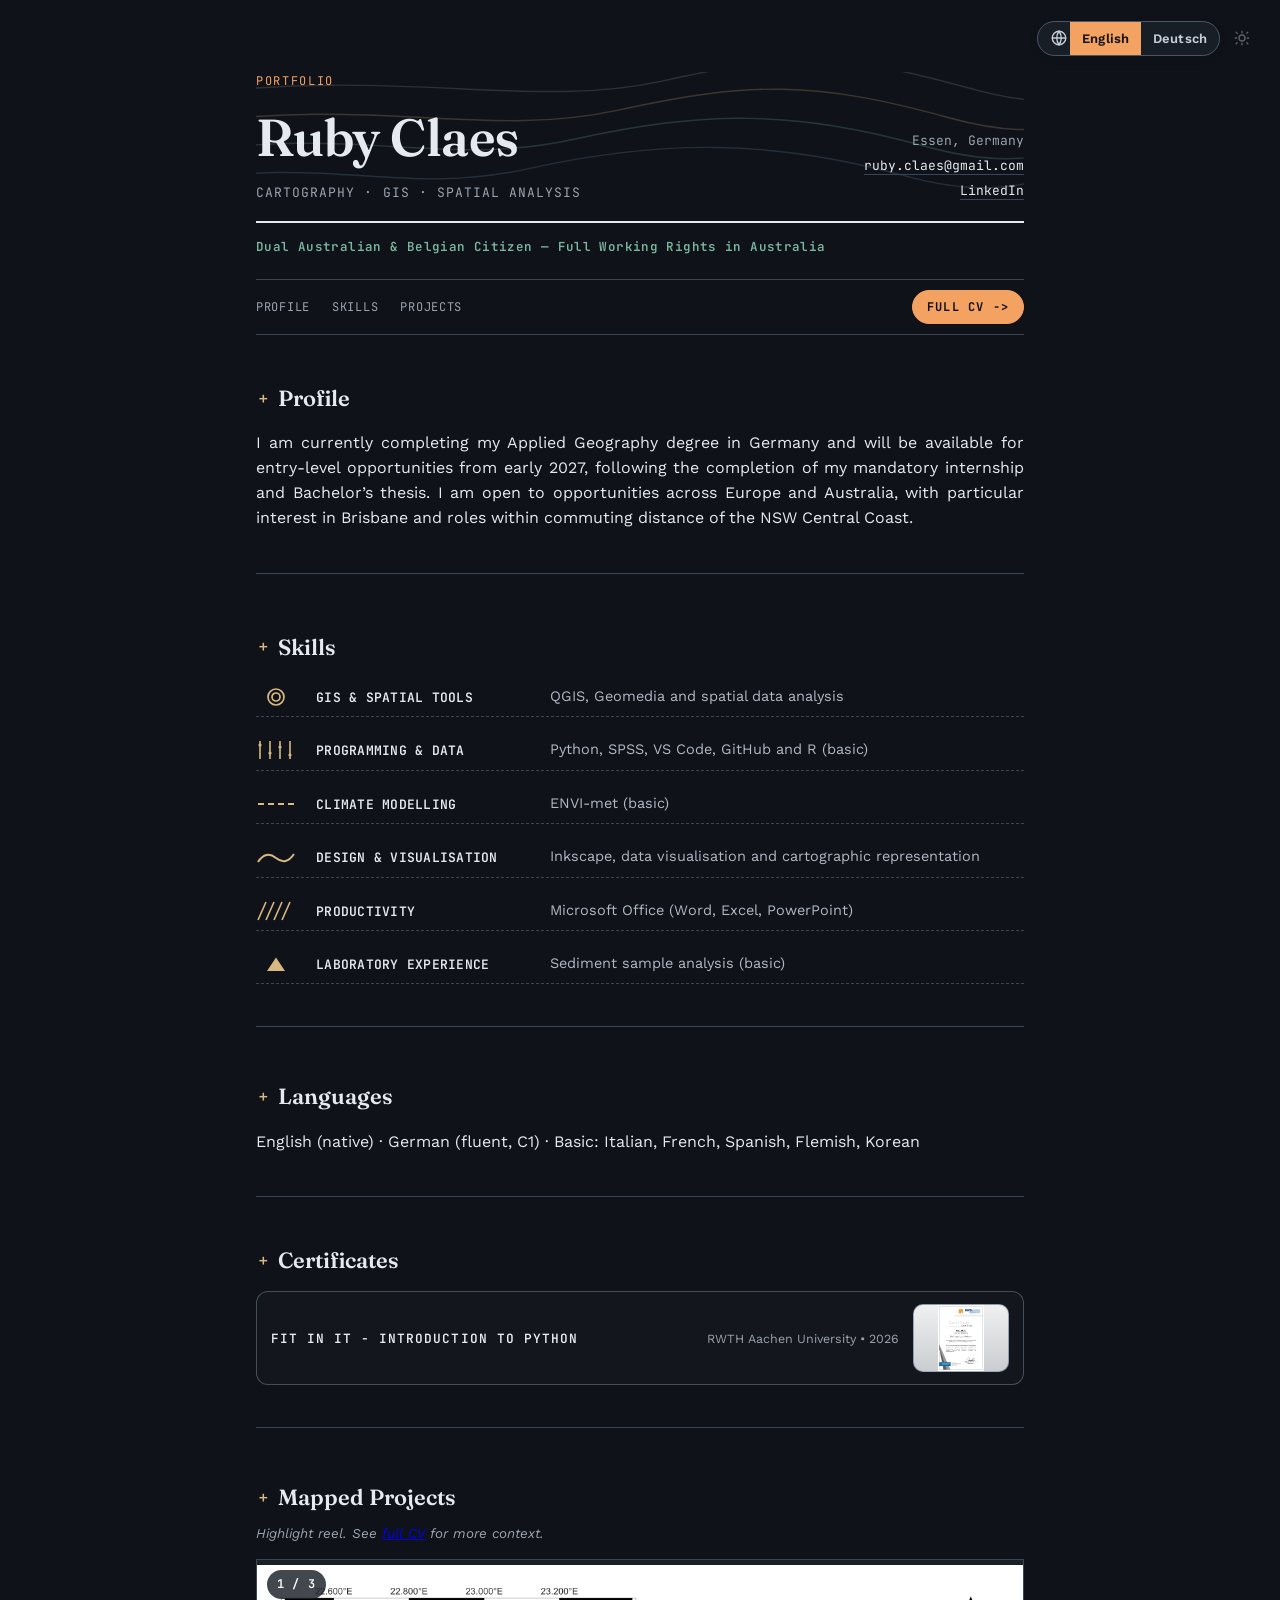
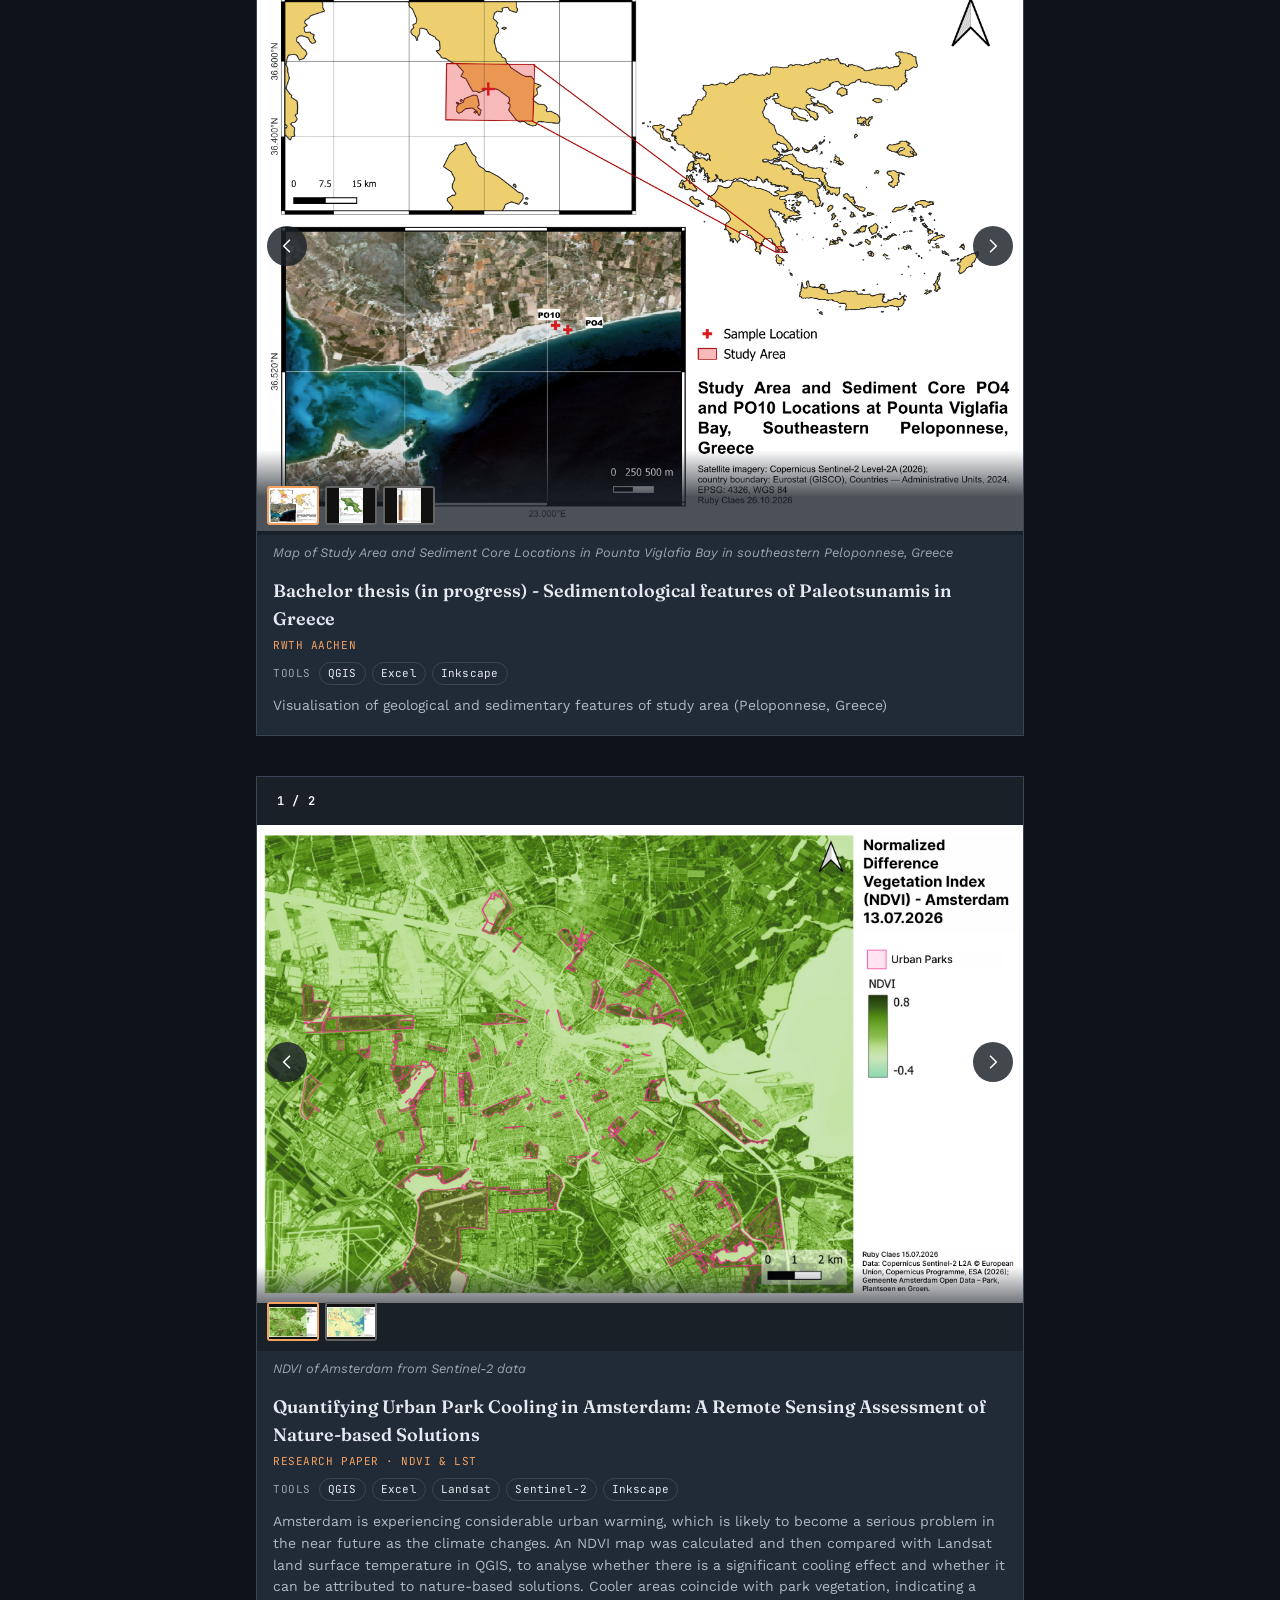
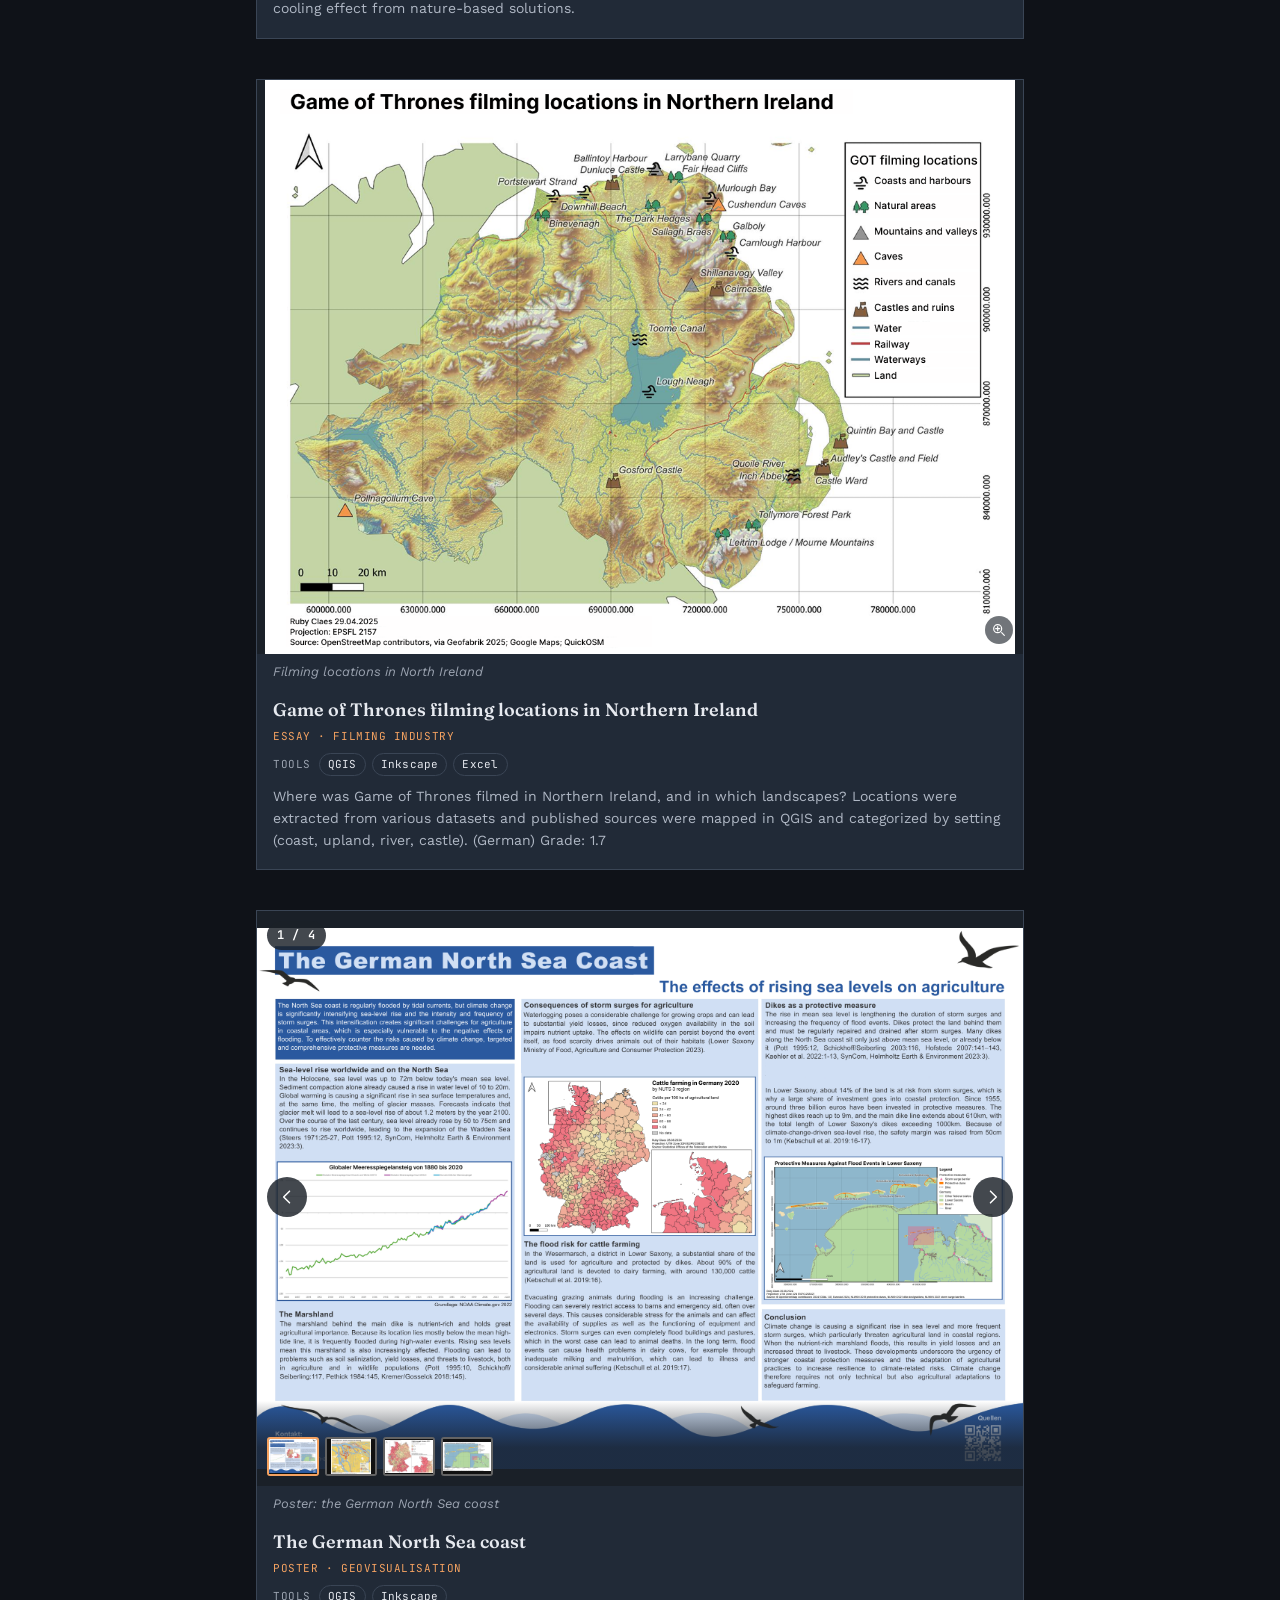
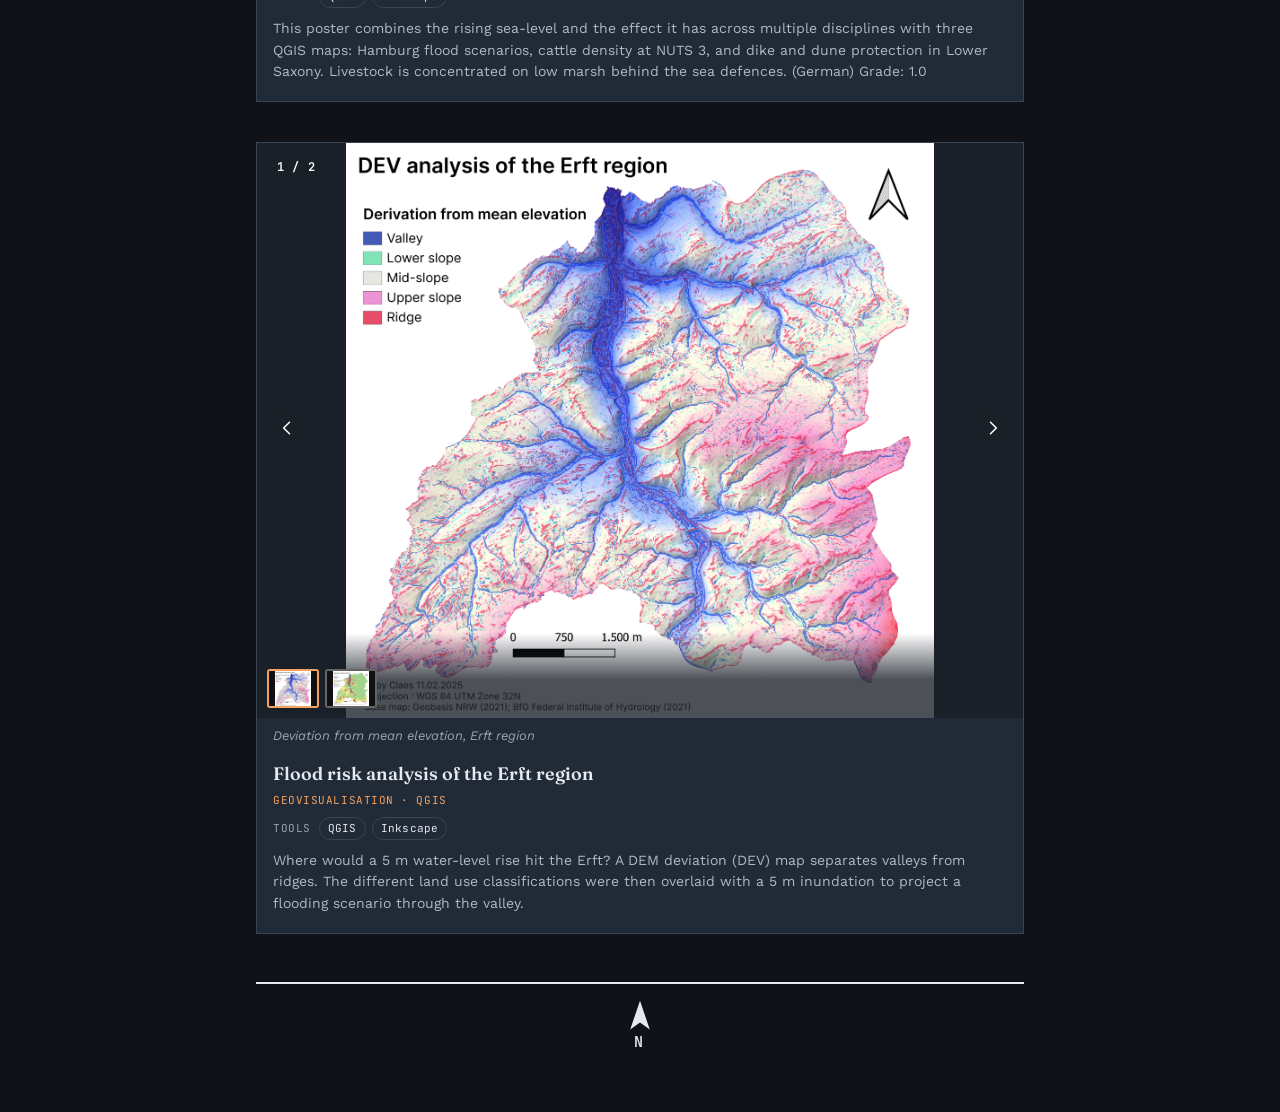
<file: index.html>
<!DOCTYPE html>
<html lang="en-AU" data-theme="dark">
<head>
<meta charset="UTF-8">
<meta name="viewport" content="width=device-width, initial-scale=1.0">
<title>Ruby Claes — Cartography & GIS</title>
<meta name="description" content="Ruby Claes — GIS & Cartography Portfolio">
<meta property="og:type" content="website">
<meta property="og:title" content="Ruby Claes — Cartography & GIS">
<meta property="og:description" content="Ruby Claes — GIS & Cartography Portfolio">
<meta property="og:image" content="https://rubyclaes.github.io/images/social-preview.png">
<meta property="og:image:width" content="1200">
<meta property="og:image:height" content="630">
<meta property="og:image:type" content="image/png">
<meta property="og:image:alt" content="Ruby Claes portfolio icon">
<meta name="twitter:card" content="summary_large_image">
<meta name="twitter:title" content="Ruby Claes — Cartography & GIS">
<meta name="twitter:description" content="Ruby Claes — GIS & Cartography Portfolio">
<meta name="twitter:image" content="https://rubyclaes.github.io/images/social-preview.png">

<link rel="apple-touch-icon" sizes="57x57" href="icons/apple-icon-57x57.png">
<link rel="apple-touch-icon" sizes="60x60" href="icons/apple-icon-60x60.png">
<link rel="apple-touch-icon" sizes="72x72" href="icons/apple-icon-72x72.png">
<link rel="apple-touch-icon" sizes="76x76" href="icons/apple-icon-76x76.png">
<link rel="apple-touch-icon" sizes="114x114" href="icons/apple-icon-114x114.png">
<link rel="apple-touch-icon" sizes="120x120" href="icons/apple-icon-120x120.png">
<link rel="apple-touch-icon" sizes="144x144" href="icons/apple-icon-144x144.png">
<link rel="apple-touch-icon" sizes="152x152" href="icons/apple-icon-152x152.png">
<link rel="apple-touch-icon" sizes="180x180" href="icons/apple-icon-180x180.png">
<link rel="icon" type="image/png" sizes="192x192" href="icons/android-icon-192x192.png">
<link rel="icon" type="image/png" sizes="32x32" href="icons/favicon-32x32.png">
<link rel="icon" type="image/png" sizes="96x96" href="icons/favicon-96x96.png">
<link rel="icon" type="image/png" sizes="16x16" href="icons/favicon-16x16.png">
<link rel="shortcut icon" href="icons/favicon.ico">
<link rel="manifest" href="icons/manifest.json">
<meta name="msapplication-TileColor" content="#ffffff">
<meta name="msapplication-TileImage" content="icons/ms-icon-144x144.png">
<meta name="msapplication-config" content="icons/browserconfig.xml">
<meta name="theme-color" content="#ffffff">

<link rel="preconnect" href="https://fonts.googleapis.com">
<link rel="preconnect" href="https://fonts.gstatic.com" crossorigin>
<link href="https://fonts.googleapis.com/css2?family=Fraunces:opsz,wght@9..144,400;9..144,500;9..144,600;9..144,700&family=Work+Sans:wght@400;500;600;700&family=JetBrains+Mono:wght@400;500;600&display=swap" rel="stylesheet">
<link rel="stylesheet" href="styles.css?v=20260904c">

<!-- Umami Web Analytics -->
<script defer src="https://analytics.kwokah.com/script.js" data-website-id="da9b9f51-0f4f-4b73-8ba0-0e90532a5e77"></script>
<script defer src="https://analytics.kwokah.com/recorder.js" data-website-id="da9b9f51-0f4f-4b73-8ba0-0e90532a5e77"></script>
<!-- End Umami Web Analytics -->
<!-- Cloudflare Web Analytics -->
<script type='module' src='https://static.cloudflareinsights.com/beacon.min.js' data-cf-beacon='{"token": "3cb36fb6fd5a4a12bd5bd4245261f1b9"}'></script>
<!-- End Cloudflare Web Analytics -->
 <!-- Contentsquare Web Analytics -->
<script src="https://t.contentsquare.net/uxa/57ab8d5bec20b.js" defer></script>
<!-- End Contentsquare Web Analytics -->
</head>
<body class="portfolio-page">

<div class="sheet">
  <svg class="corner corner-tl" viewBox="0 0 24 24"><path d="M2 2 L2 10 M2 2 L10 2" /></svg>
  <svg class="corner corner-tr" viewBox="0 0 24 24"><path d="M22 2 L22 10 M22 2 L14 2" /></svg>
  <svg class="corner corner-bl" viewBox="0 0 24 24"><path d="M2 22 L2 14 M2 22 L10 22" /></svg>
  <svg class="corner corner-br" viewBox="0 0 24 24"><path d="M22 22 L22 14 M22 22 L14 22" /></svg>

  <header class="titleblock">
    <svg class="contour-hero" viewBox="0 0 800 220" preserveAspectRatio="none" aria-hidden="true">
      <path d="M -20 180 C 120 140, 180 200, 300 160 S 520 120, 640 170 S 780 140, 860 160" class="contour contour-1" />
      <path d="M -20 140 C 140 100, 220 160, 340 120 S 540 80, 660 130 S 800 100, 860 120" class="contour contour-2" />
      <path d="M -20 100 C 160 60, 260 120, 380 80 S 560 40, 680 90 S 800 60, 860 80" class="contour contour-3" />
      <path d="M -20 60  C 180 20, 300 80, 420 40  S 580 0,  700 50  S 800 20, 860 40" class="contour contour-4" />
    </svg>

    <div class="title-main">
      <p class="eyebrow" data-i18n="portfolioEyebrow">Portfolio</p>
      <h1 id="name"></h1>
      <p class="tagline" id="tagline"></p>
    </div>
    <div class="title-contact" id="contact"></div>
  </header>

  <p class="citizenship" id="citizenship"></p>

  <nav class="neatline-nav">
    <a href="#profile" data-i18n="profile">Profile</a>
    <a href="#skills" data-i18n="skills">Skills</a>
    <a href="#projects" data-i18n="navProjects">Projects</a>
    <a href="cv.html" class="nav-external" data-i18n-aria="fullCv">
      <span class="cv-label-desktop" data-i18n="fullCv">Full CV</span>
      <span class="cv-label-mobile" data-i18n="fullCvShort">CV</span>
    </a>
  </nav>

  <section class="block" id="profile">
    <h2 class="section-label"><span class="tick">＋</span> <span data-i18n="profile">Profile</span></h2>
    <p id="profile-text"></p>
  </section>

  <section class="block" id="skills">
    <h2 class="section-label"><span class="tick">＋</span> <span data-i18n="skills">Skills</span></h2>
    <div class="legend" id="legend"></div>
  </section>

  <section class="block" id="languages-section">
    <h2 class="section-label"><span class="tick">＋</span> <span data-i18n="languages">Languages</span></h2>
    <p id="languages"></p>
  </section>

  <section class="block" id="certificates">
    <h2 class="section-label"><span class="tick">＋</span> <span data-i18n="certificates">Certificates</span></h2>
    <div class="certificates" id="certificates-list"></div>
  </section>

  <section class="block" id="projects">
    <h2 class="section-label"><span class="tick">＋</span> <span data-i18n="projects">Mapped Projects</span></h2>
    <p class="hint" id="projects-hint">Highlight reel. See <a href="cv.html">full CV</a> for more context.</p>
    <div class="projects" id="projects-list"></div>
  </section>

  <footer class="plate">
    <div class="plate-mark">
      <svg class="north-arrow" viewBox="0 0 40 44" aria-hidden="true">
        <path d="M20 1 L34 42 L20 32 L6 42 Z" />
      </svg>
      <span class="north-label">N</span>
    </div>
  </footer>
</div>

<script src="content.js?v=20261113-1223"></script>
<script src="symbols.js?v=20260814g"></script>
<script src="theme.js?v=20260814g"></script>
<script src="script.js?v=20260904a"></script>

<!-- Swetrix Web Analytics -->
<script src="https://swetrix.org/swetrix.js" defer></script>
<script>
document.addEventListener('DOMContentLoaded', function() {
  swetrix.init('WdWDJKT7ZtBh')
  swetrix.trackViews()
})
</script>

<noscript>
<img
  src="https://api.swetrix.com/log/noscript?pid=WdWDJKT7ZtBh"
  alt=""
  referrerpolicy="no-referrer-when-downgrade"
/>
</noscript>
<!-- End Swetrix Web Analytics -->
</body>
</html>
</file>
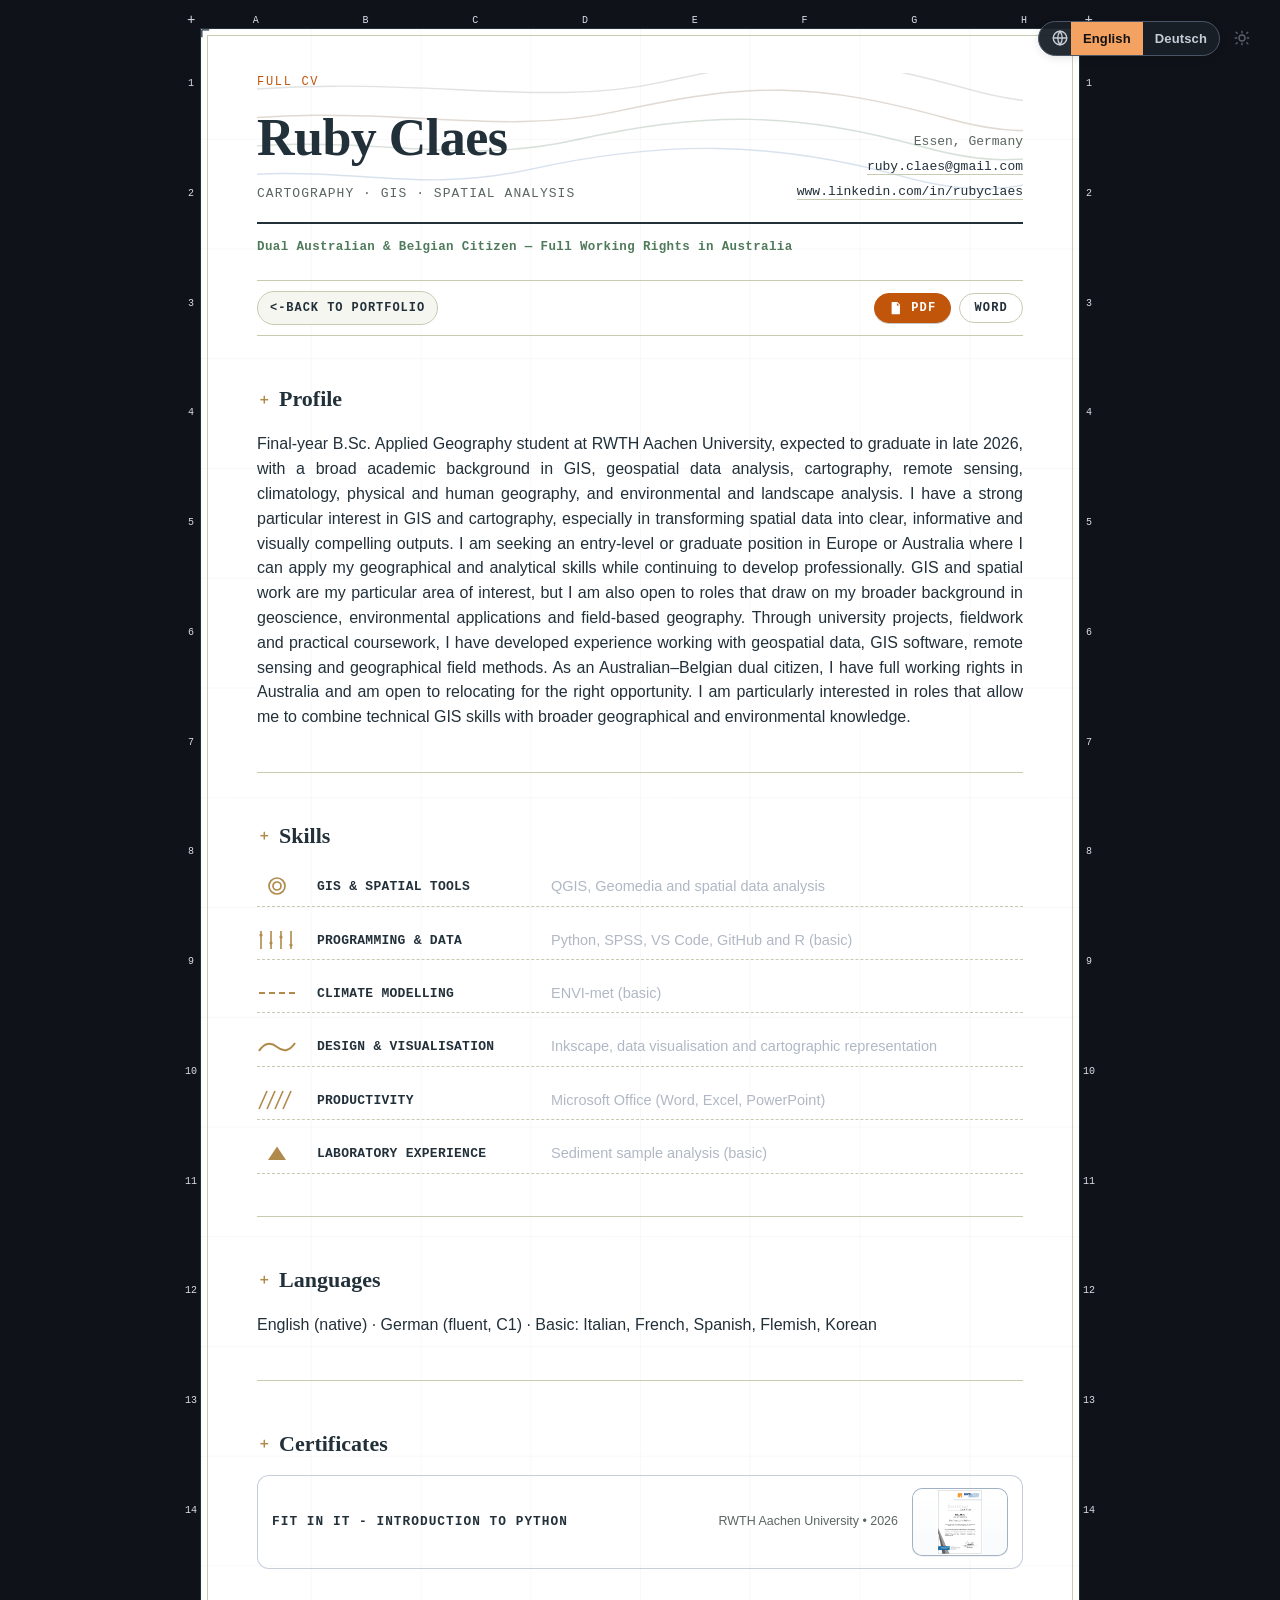
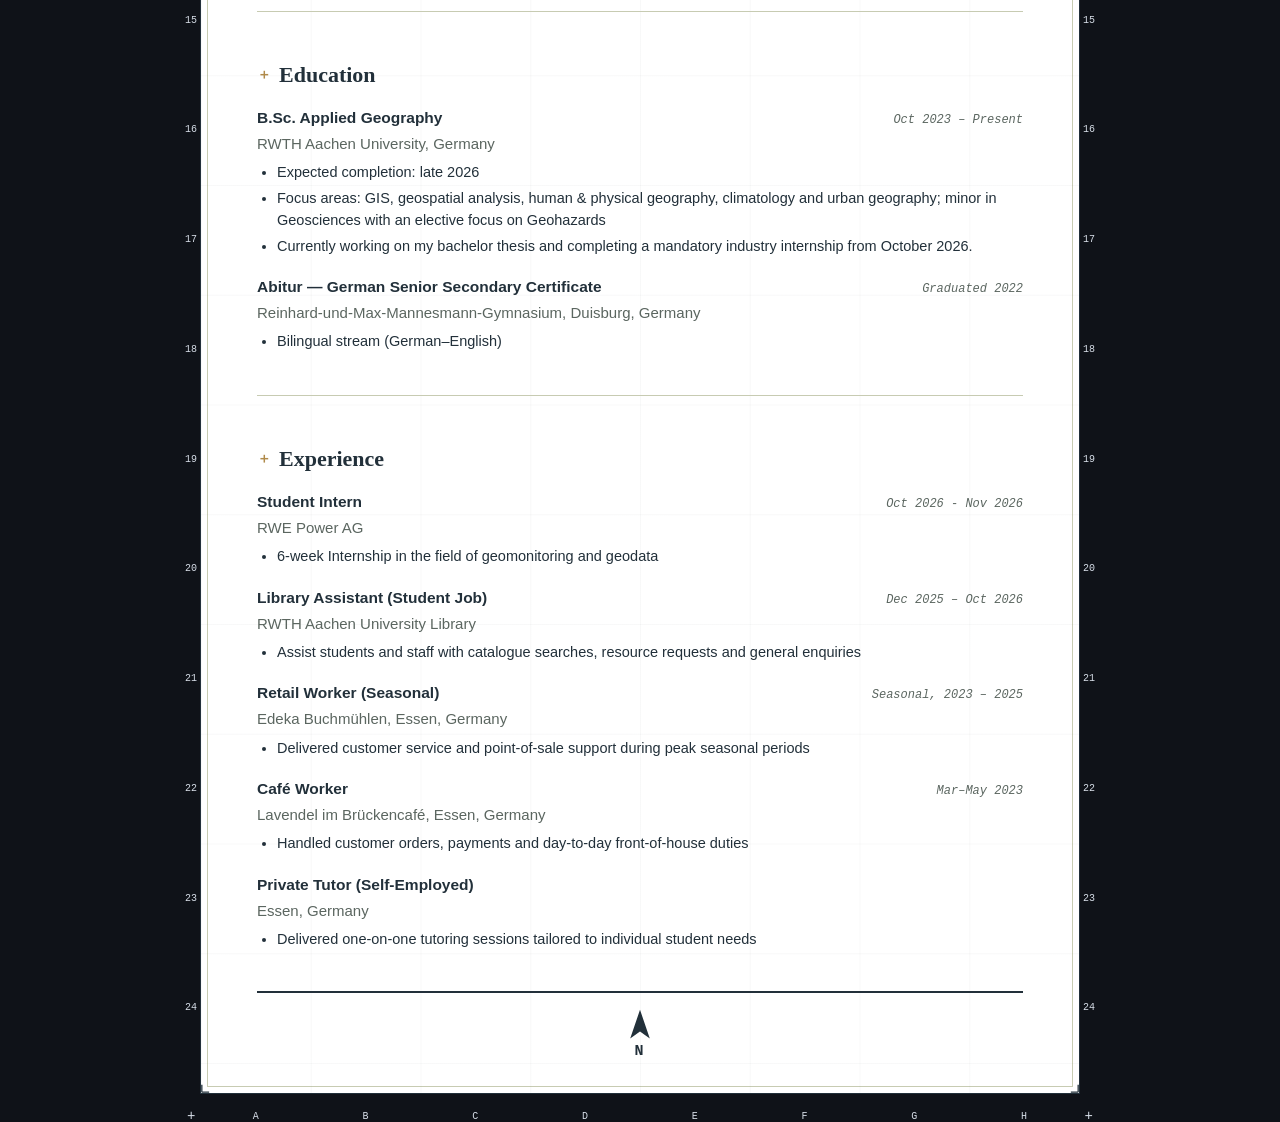
<file: cv.html>
<!DOCTYPE html>
<html lang="en-AU" data-theme="dark">
<head>
<meta charset="UTF-8">
<meta name="viewport" content="width=device-width, initial-scale=1.0">
<title>Ruby Claes — Full CV</title>
<meta name="description" content="Ruby Claes — Full CV and field experience">
<meta property="og:type" content="website">
<meta property="og:title" content="Ruby Claes — Full CV">
<meta property="og:description" content="Ruby Claes — Full CV and field experience">
<meta property="og:image" content="https://rubyclaes.github.io/images/social-preview.png">
<meta property="og:image:width" content="1200">
<meta property="og:image:height" content="630">
<meta property="og:image:type" content="image/png">
<meta property="og:image:alt" content="Ruby Claes CV icon">
<meta name="twitter:card" content="summary_large_image">
<meta name="twitter:title" content="Ruby Claes — Full CV">
<meta name="twitter:description" content="Ruby Claes — Full CV and field experience">
<meta name="twitter:image" content="https://rubyclaes.github.io/images/social-preview.png">

<script>
  (function () {
    var isHttp = /^https?:$/i.test(window.location.protocol);
    var isTrailingCvRoute = /\/cv\/$/i.test(window.location.pathname);
    if (isHttp && isTrailingCvRoute) {
      var target = window.location.pathname.replace(/\/cv\/$/i, "/cv");
      window.location.replace(target + window.location.search + window.location.hash);
    }
  })();
</script>

<link rel="apple-touch-icon" sizes="57x57" href="icons/apple-icon-57x57.png">
<link rel="apple-touch-icon" sizes="60x60" href="icons/apple-icon-60x60.png">
<link rel="apple-touch-icon" sizes="72x72" href="icons/apple-icon-72x72.png">
<link rel="apple-touch-icon" sizes="76x76" href="icons/apple-icon-76x76.png">
<link rel="apple-touch-icon" sizes="114x114" href="icons/apple-icon-114x114.png">
<link rel="apple-touch-icon" sizes="120x120" href="icons/apple-icon-120x120.png">
<link rel="apple-touch-icon" sizes="144x144" href="icons/apple-icon-144x144.png">
<link rel="apple-touch-icon" sizes="152x152" href="icons/apple-icon-152x152.png">
<link rel="apple-touch-icon" sizes="180x180" href="icons/apple-icon-180x180.png">
<link rel="icon" type="image/png" sizes="192x192" href="icons/android-icon-192x192.png">
<link rel="icon" type="image/png" sizes="32x32" href="icons/favicon-32x32.png">
<link rel="icon" type="image/png" sizes="96x96" href="icons/favicon-96x96.png">
<link rel="icon" type="image/png" sizes="16x16" href="icons/favicon-16x16.png">
<link rel="shortcut icon" href="icons/favicon.ico">
<link rel="manifest" href="icons/manifest.json">
<meta name="msapplication-TileColor" content="#ffffff">
<meta name="msapplication-TileImage" content="icons/ms-icon-144x144.png">
<meta name="msapplication-config" content="icons/browserconfig.xml">
<meta name="theme-color" content="#ffffff">

<link rel="stylesheet" href="styles.css?v=20260904c">

<!-- Umami Web Analytics -->
<script defer src="https://analytics.kwokah.com/script.js" data-website-id="da9b9f51-0f4f-4b73-8ba0-0e90532a5e77"></script>
<script defer src="https://analytics.kwokah.com/recorder.js" data-website-id="da9b9f51-0f4f-4b73-8ba0-0e90532a5e77"></script>
<!-- End Umami Web Analytics -->
<!-- Cloudflare Web Analytics -->
<script type='module' src='https://static.cloudflareinsights.com/beacon.min.js' data-cf-beacon='{"token": "3cb36fb6fd5a4a12bd5bd4245261f1b9"}'></script>
<!-- End Cloudflare Web Analytics -->
<!-- Contentsquare Web Analytics -->
<script src="https://t.contentsquare.net/uxa/57ab8d5bec20b.js" defer></script>
<!-- End Contentsquare Web Analytics -->

</head>
<body class="cv-page">

<div class="sheet">
  <div class="map-coords map-coords-top" aria-hidden="true">
    <span>A</span><span>B</span><span>C</span><span>D</span><span>E</span><span>F</span><span>G</span><span>H</span>
  </div>
  <div class="map-coords map-coords-bottom" aria-hidden="true">
    <span>A</span><span>B</span><span>C</span><span>D</span><span>E</span><span>F</span><span>G</span><span>H</span>
  </div>
  <div class="map-coords map-coords-left" aria-hidden="true">
    <span>1</span><span>2</span><span>3</span><span>4</span><span>5</span><span>6</span><span>7</span>
  </div>
  <div class="map-coords map-coords-right" aria-hidden="true">
    <span>1</span><span>2</span><span>3</span><span>4</span><span>5</span><span>6</span><span>7</span>
  </div>

  <!-- Full Header (same as index.html) -->
  <svg class="corner corner-tl" viewBox="0 0 24 24"><path d="M2 2 L2 10 M2 2 L10 2" /></svg>
  <svg class="corner corner-tr" viewBox="0 0 24 24"><path d="M22 2 L22 10 M22 2 L14 2" /></svg>
  <svg class="corner corner-bl" viewBox="0 0 24 24"><path d="M2 22 L2 14 M2 22 L10 22" /></svg>
  <svg class="corner corner-br" viewBox="0 0 24 24"><path d="M22 22 L22 14 M22 22 L14 22" /></svg>

  <header class="titleblock">
    <svg class="contour-hero" viewBox="0 0 800 220" preserveAspectRatio="none" aria-hidden="true">
      <path d="M -20 180 C 120 140, 180 200, 300 160 S 520 120, 640 170 S 780 140, 860 160" class="contour contour-1" />
      <path d="M -20 140 C 140 100, 220 160, 340 120 S 540 80, 660 130 S 800 100, 860 120" class="contour contour-2" />
      <path d="M -20 100 C 160 60, 260 120, 380 80 S 560 40, 680 90 S 800 60, 860 80" class="contour contour-3" />
      <path d="M -20 60  C 180 20, 300 80, 420 40  S 580 0,  700 50  S 800 20, 860 40" class="contour contour-4" />
    </svg>

    <div class="title-main">
      <p class="eyebrow" data-i18n="fullCvEyebrow">Full CV</p>
      <h1 id="name"></h1>
      <p class="tagline" id="tagline"></p>
    </div>
    <div class="title-contact" id="contact"></div>
  </header>

  <p class="citizenship" id="citizenship"></p>

  <nav class="neatline-nav">
    <a href="index.html" class="cv-back-btn" data-i18n="backToPortfolio">Back to Portfolio</a>
    <div class="cv-download-actions">
      <button type="button" id="download-cv-btn" class="cv-download-btn" data-i18n-aria="downloadAria">
        <span class="cv-download-icon" aria-hidden="true">
          <svg viewBox="0 0 16 16" role="img" focusable="false">
            <path d="M3.5 1h6l3 3v10.5a.5.5 0 0 1-.5.5h-8.5a.5.5 0 0 1-.5-.5v-13a.5.5 0 0 1 .5-.5zm5.5 1.2v2.8h2.8zM6 9h1.2l1 1.5 1-1.5h1.2l-1.6 2.2L10.5 14H9.3L8.2 12.3 7.1 14H5.9l1.7-2.8z" />
          </svg>
        </span>
        <span data-i18n="download">PDF</span>
      </button>
      <button type="button" id="download-cv-word-btn" class="cv-download-btn cv-download-btn-secondary" data-i18n-aria="downloadWordAria">
        <span data-i18n="downloadWord">Word</span>
      </button>
    </div>
  </nav>

  <section class="block" id="profile-cv">
    <h2 class="section-label"><span class="tick">＋</span> <span data-i18n="profile">Profile</span></h2>
    <p id="full-profile-text"></p>
  </section>

  <section class="block" id="skills-cv">
    <h2 class="section-label"><span class="tick">＋</span> <span data-i18n="skills">Skills</span></h2>
    <div class="legend" id="legend"></div>
  </section>

  <section class="block" id="languages-cv">
    <h2 class="section-label"><span class="tick">＋</span> <span data-i18n="languages">Languages</span></h2>
    <p id="languages"></p>
  </section>

  <section class="block" id="certificates-cv">
    <h2 class="section-label"><span class="tick">＋</span> <span data-i18n="certificates">Certificates</span></h2>
    <div id="certificates-list"></div>
  </section>

  <section class="block" id="education-cv">
    <h2 class="section-label"><span class="tick">＋</span> <span data-i18n="education">Education</span></h2>
    <div id="education"></div>
  </section>

  <section class="block" id="experience-cv">
    <h2 class="section-label"><span class="tick">＋</span> <span data-i18n="experience">Field Experience</span></h2>
    <div id="experience"></div>
  </section>

  <footer class="plate">
    <div class="plate-mark">
      <svg class="north-arrow" viewBox="0 0 40 44" aria-hidden="true">
        <path d="M20 1 L34 42 L20 32 L6 42 Z" />
      </svg>
      <span class="north-label">N</span>
    </div>
  </footer>
</div>

<script src="content.js?v=20261113-1223"></script>
<script src="symbols.js?v=20260814g"></script>
<script src="theme.js?v=20260814g"></script>
<script src="word-theme.js?v=20260903b"></script>
<script src="word-export.js?v=20260903b"></script>
<script src="script.js?v=20260904a"></script>
<script>
  (function () {
    var columnLabels = ['A', 'B', 'C', 'D', 'E', 'F', 'G', 'H'];

    function setSideLabels(container, count) {
      var html = '';
      for (var i = 1; i <= count; i += 1) {
        html += '<span>' + i + '</span>';
      }
      container.innerHTML = html;
    }

    function setColumnLabels(container, labels, offsetX, coordCell) {
      var html = '';
      for (var i = 0; i < labels.length; i += 1) {
        var x = offsetX + ((i + 0.5) * coordCell);
        html += '<span style="left:' + x + 'px">' + labels[i] + '</span>';
      }
      container.innerHTML = html;
    }

    function syncCvMapCoords() {
      var sheet = document.querySelector('.sheet');
      var top = sheet && sheet.querySelector('.map-coords-top');
      var bottom = sheet && sheet.querySelector('.map-coords-bottom');
      var left = sheet && sheet.querySelector('.map-coords-left');
      var right = sheet && sheet.querySelector('.map-coords-right');
      if (!sheet || !top || !bottom || !left || !right) return;

      var coordCell = sheet.clientWidth / columnLabels.length;
      if (!Number.isFinite(coordCell) || coordCell <= 0) {
        coordCell = sheet.clientWidth / columnLabels.length;
      }
      if (!Number.isFinite(coordCell) || coordCell <= 0) return;

      var gridWidth = coordCell * columnLabels.length;
      var offsetX = (sheet.clientWidth - gridWidth) / 2;

      sheet.style.setProperty('--coord-cell', coordCell + 'px');
      sheet.style.setProperty('--coord-grid-offset-x', offsetX + 'px');

      var rowCount = Math.max(7, Math.floor(sheet.clientHeight / coordCell));
      sheet.style.setProperty('--coord-rows', String(rowCount));

      setColumnLabels(top, columnLabels, offsetX, coordCell);
      setColumnLabels(bottom, columnLabels, offsetX, coordCell);
      setSideLabels(left, rowCount);
      setSideLabels(right, rowCount);
    }

    var rafId = 0;
    function scheduleSync() {
      if (rafId) cancelAnimationFrame(rafId);
      rafId = requestAnimationFrame(syncCvMapCoords);
    }

    scheduleSync();
    window.addEventListener('load', scheduleSync);
    window.addEventListener('resize', scheduleSync);

    if ('ResizeObserver' in window) {
      var sheet = document.querySelector('.sheet');
      if (sheet) {
        var observer = new ResizeObserver(scheduleSync);
        observer.observe(sheet);
      }
    }
  })();
</script>

<!-- Swetrix Web Analytics -->
<script src="https://swetrix.org/swetrix.js" defer></script>
<script>
document.addEventListener('DOMContentLoaded', function() {
  swetrix.init('WdWDJKT7ZtBh')
  swetrix.trackViews()
})
</script>

<noscript>
<img
  src="https://api.swetrix.com/log/noscript?pid=WdWDJKT7ZtBh"
  alt=""
  referrerpolicy="no-referrer-when-downgrade"
/>
</noscript>
<!-- End Swetrix Web Analytics -->
</body>
</html>
</file>
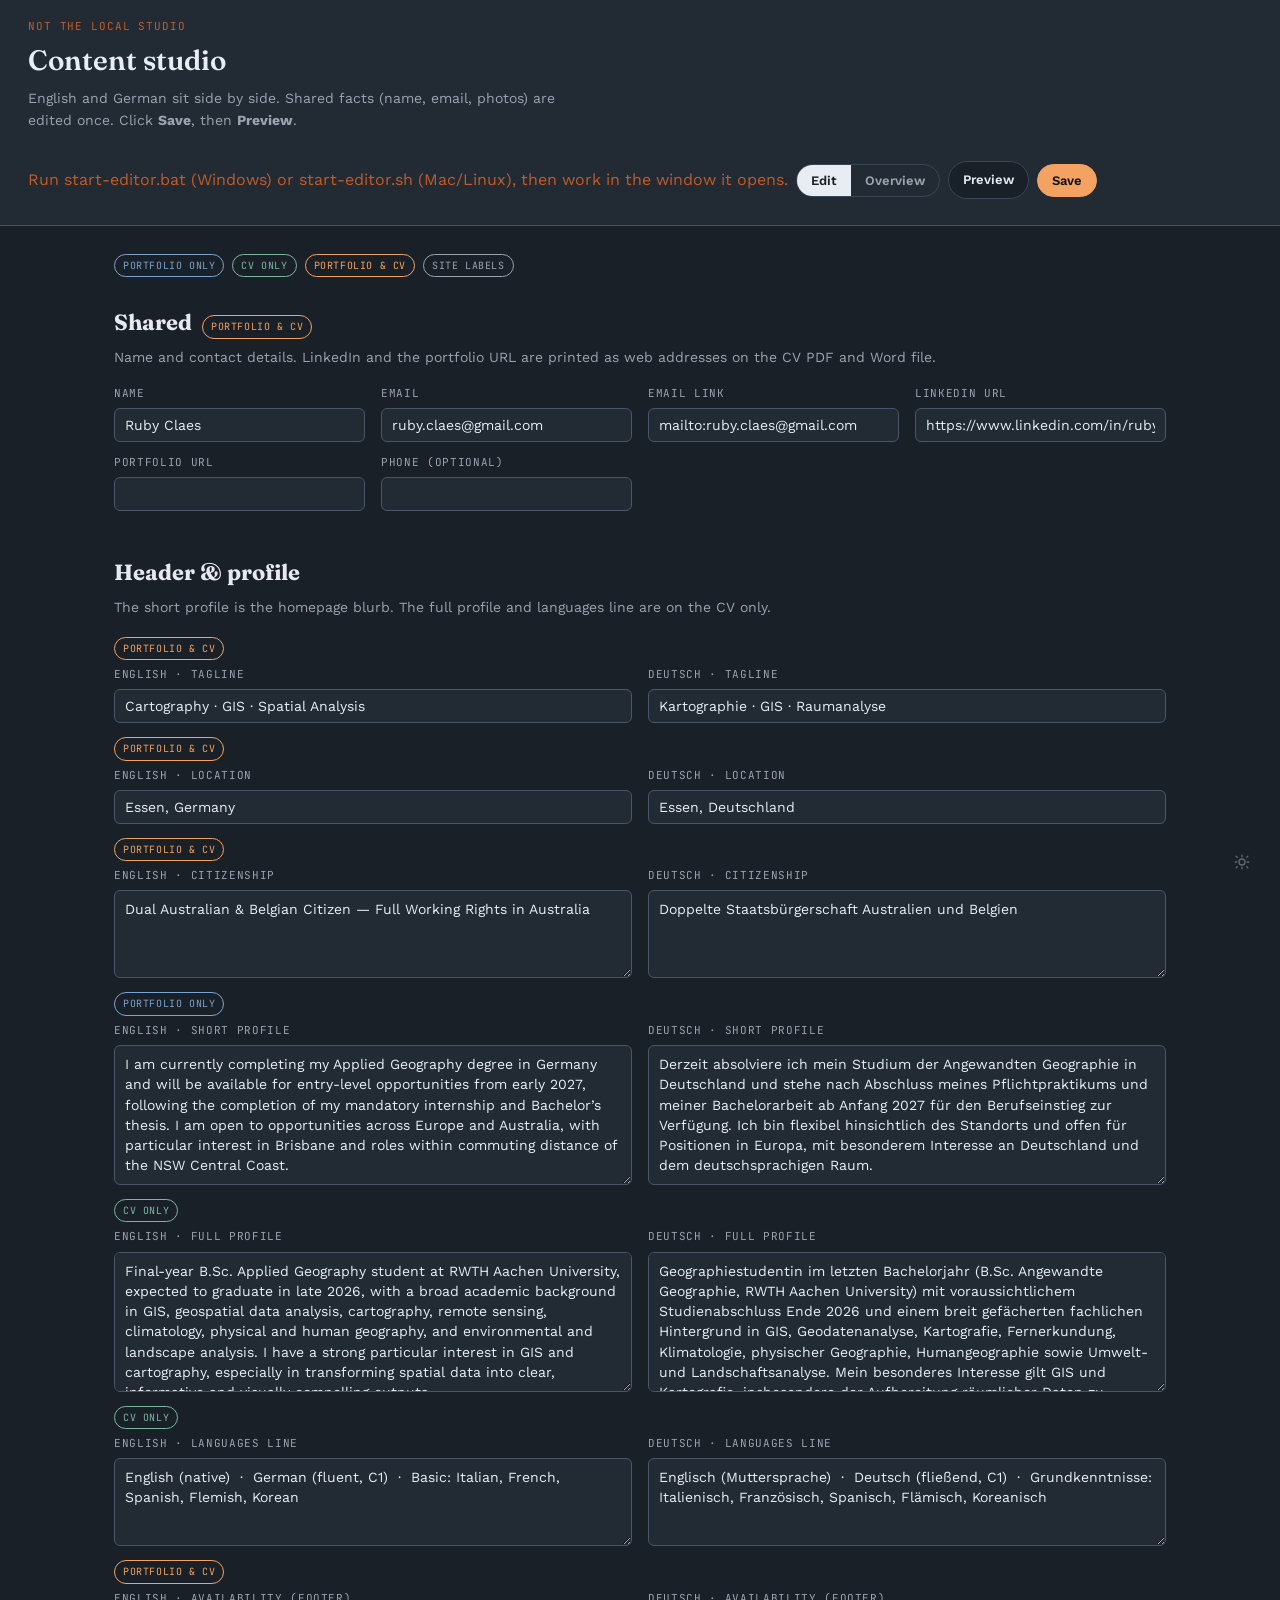
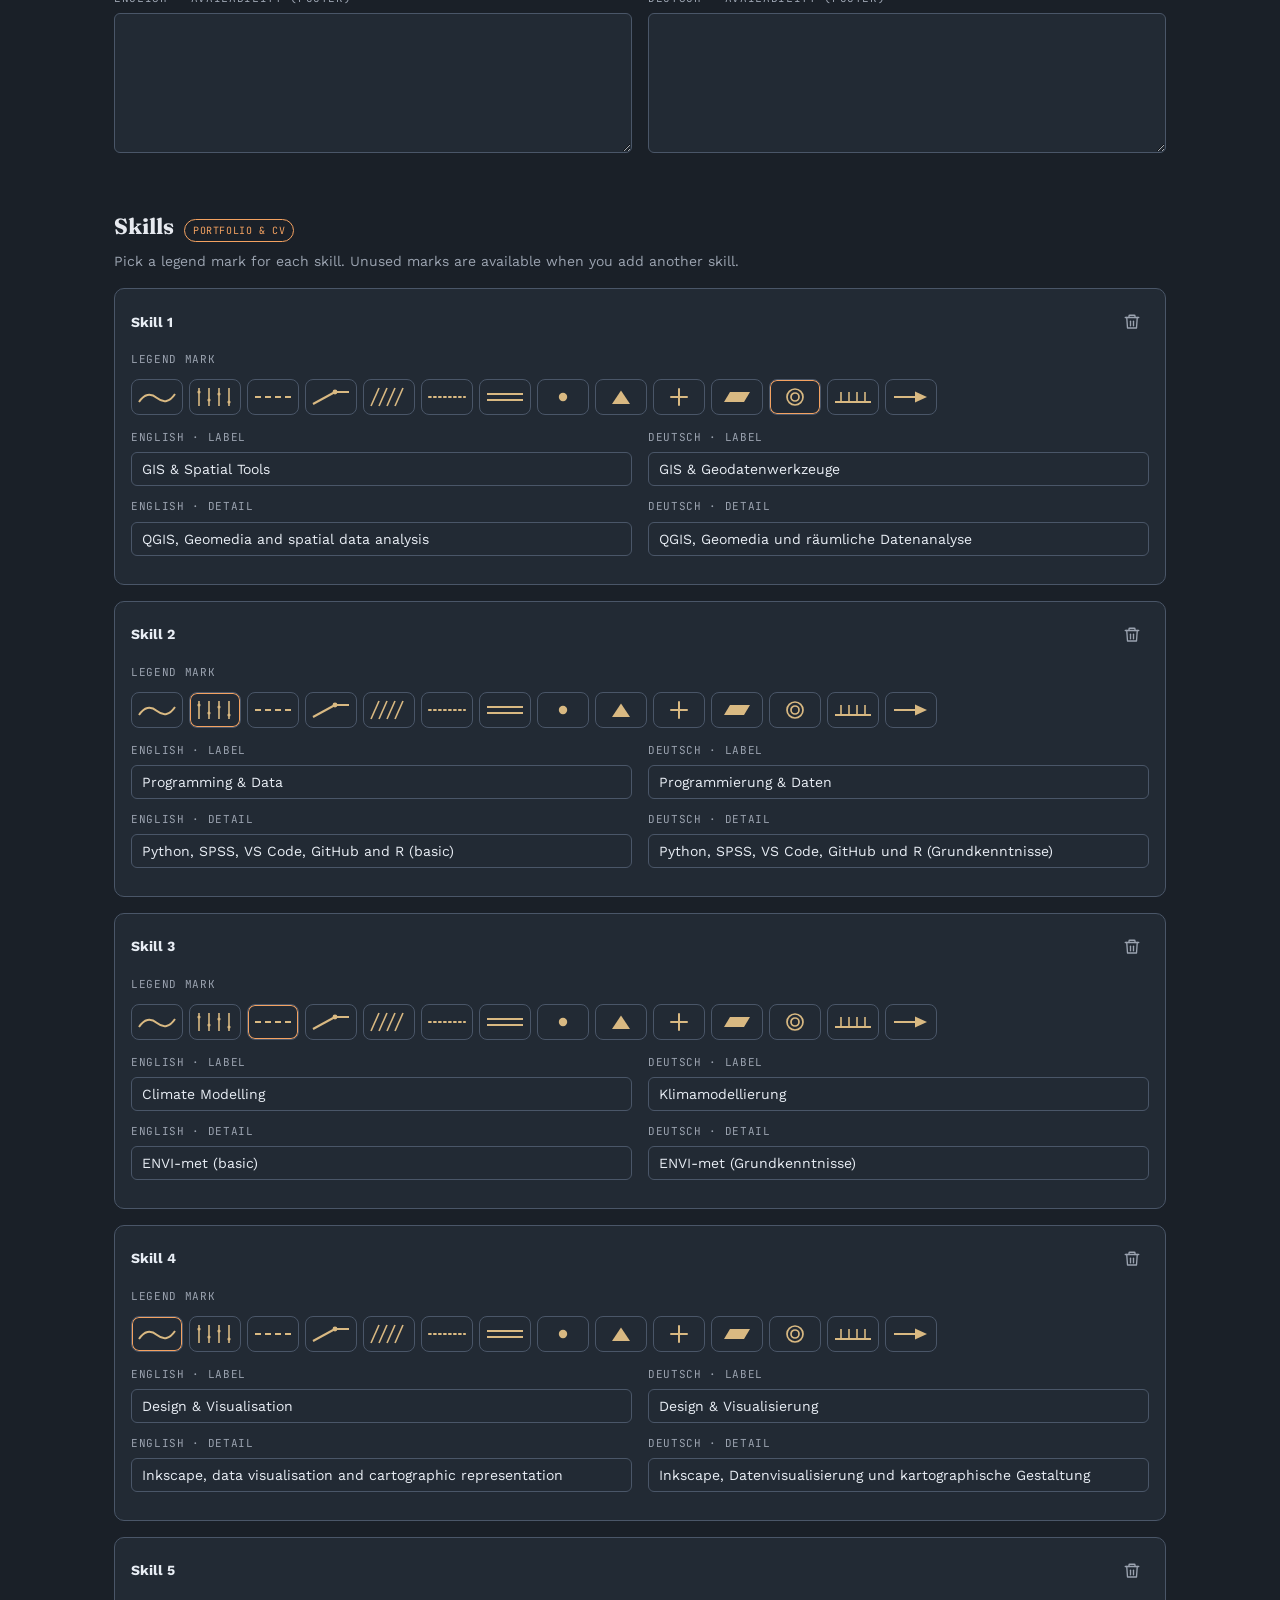
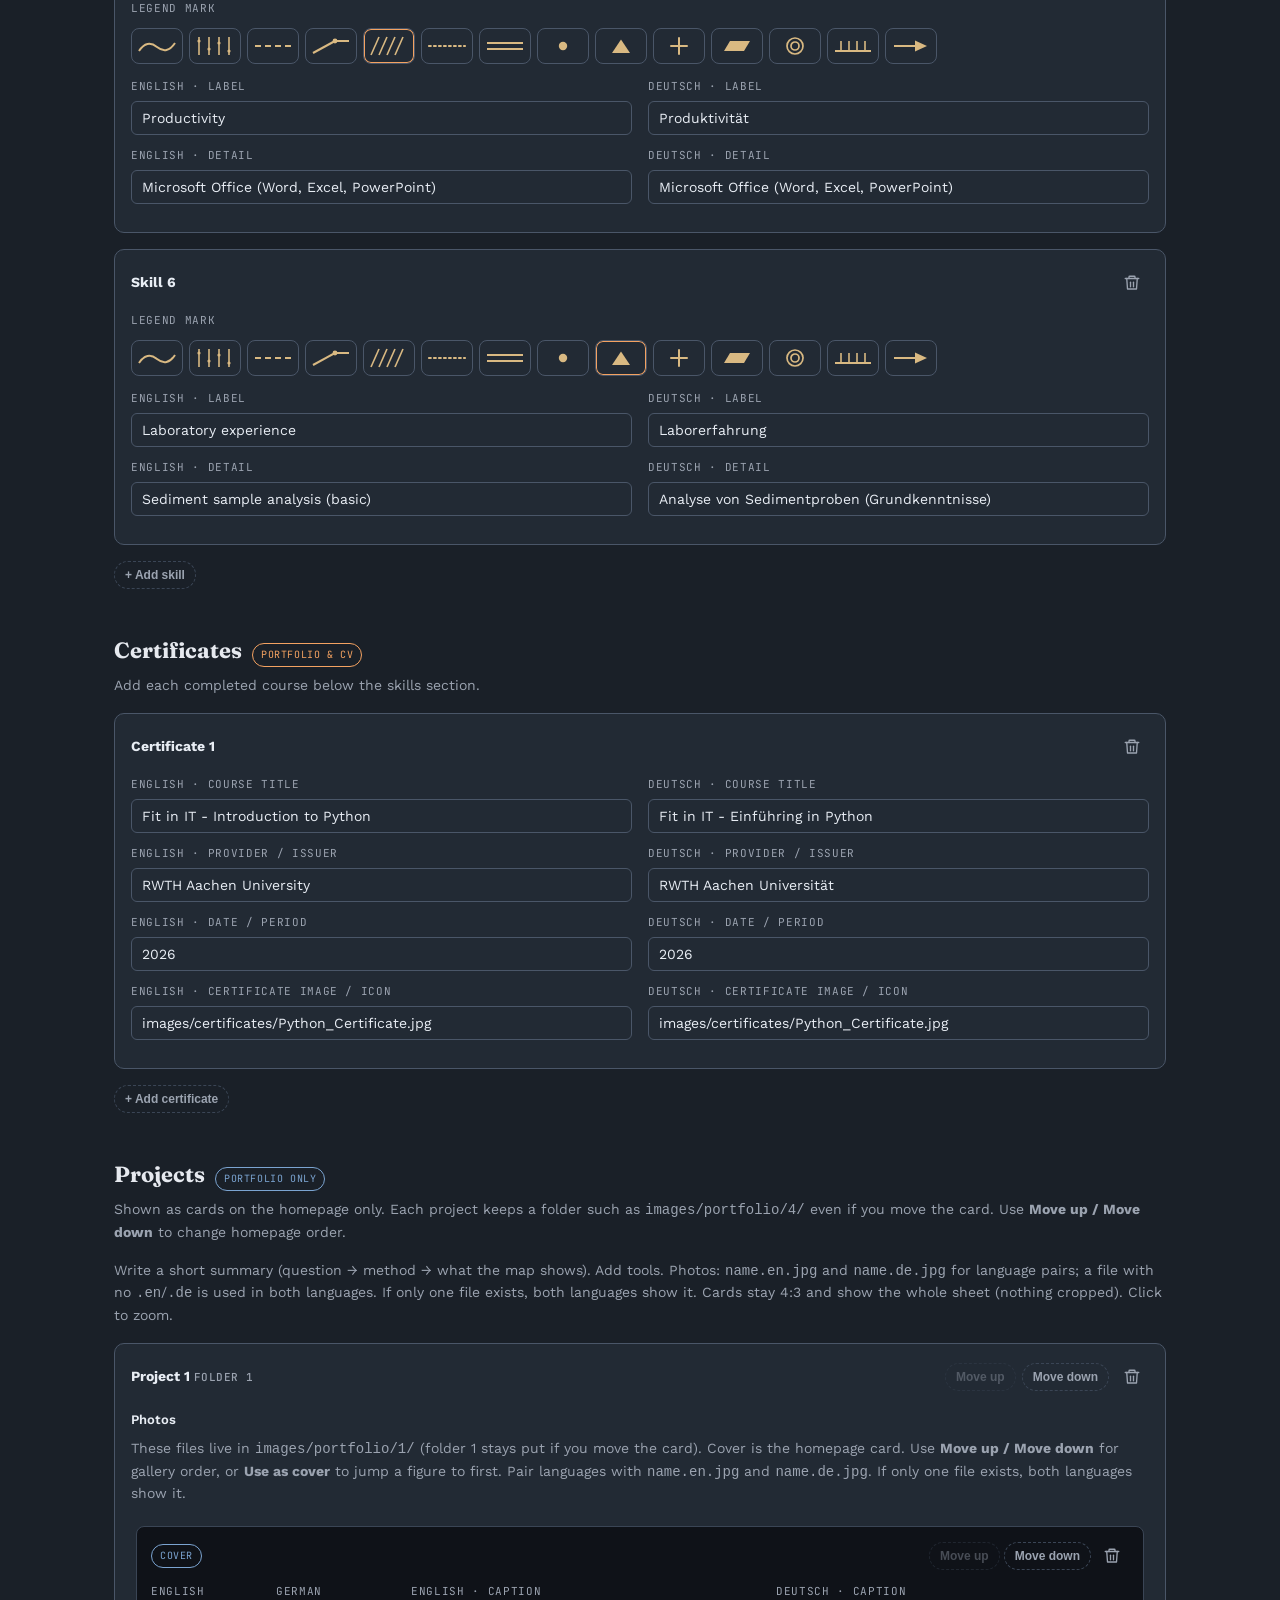
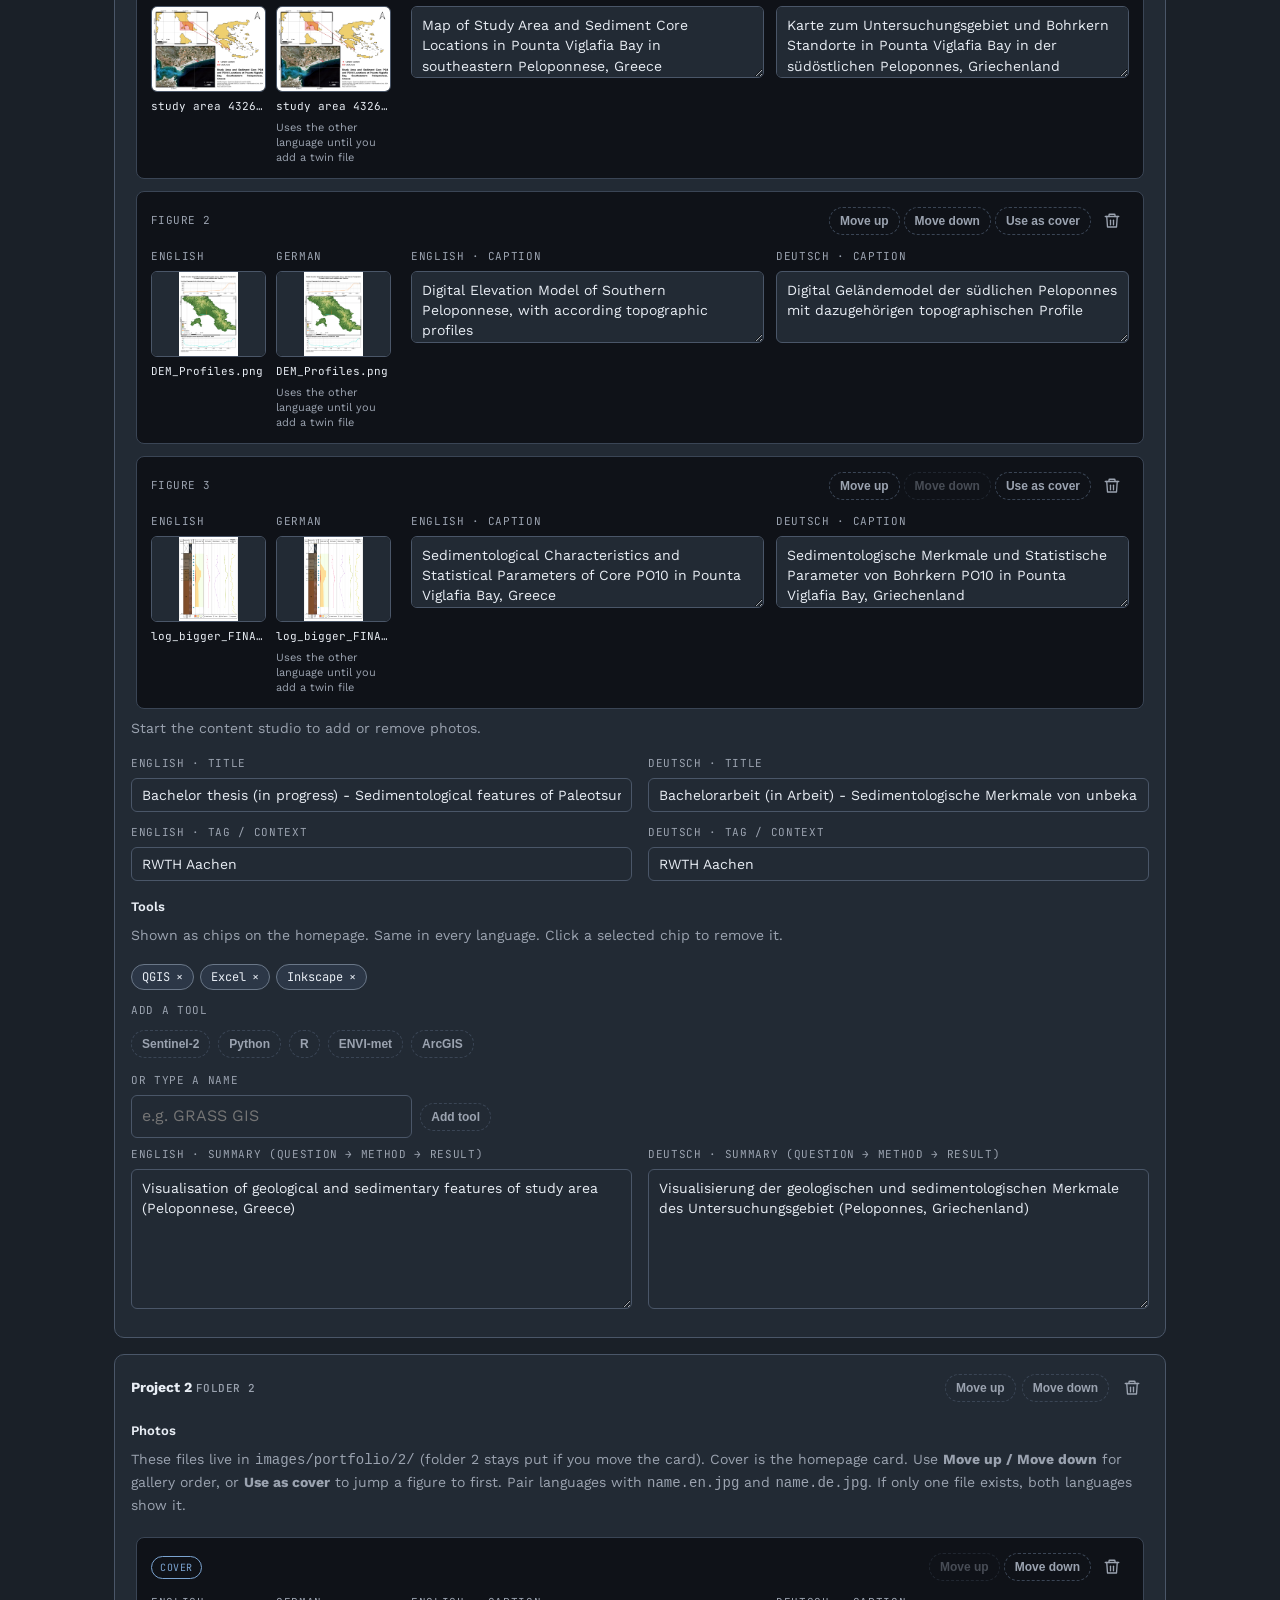
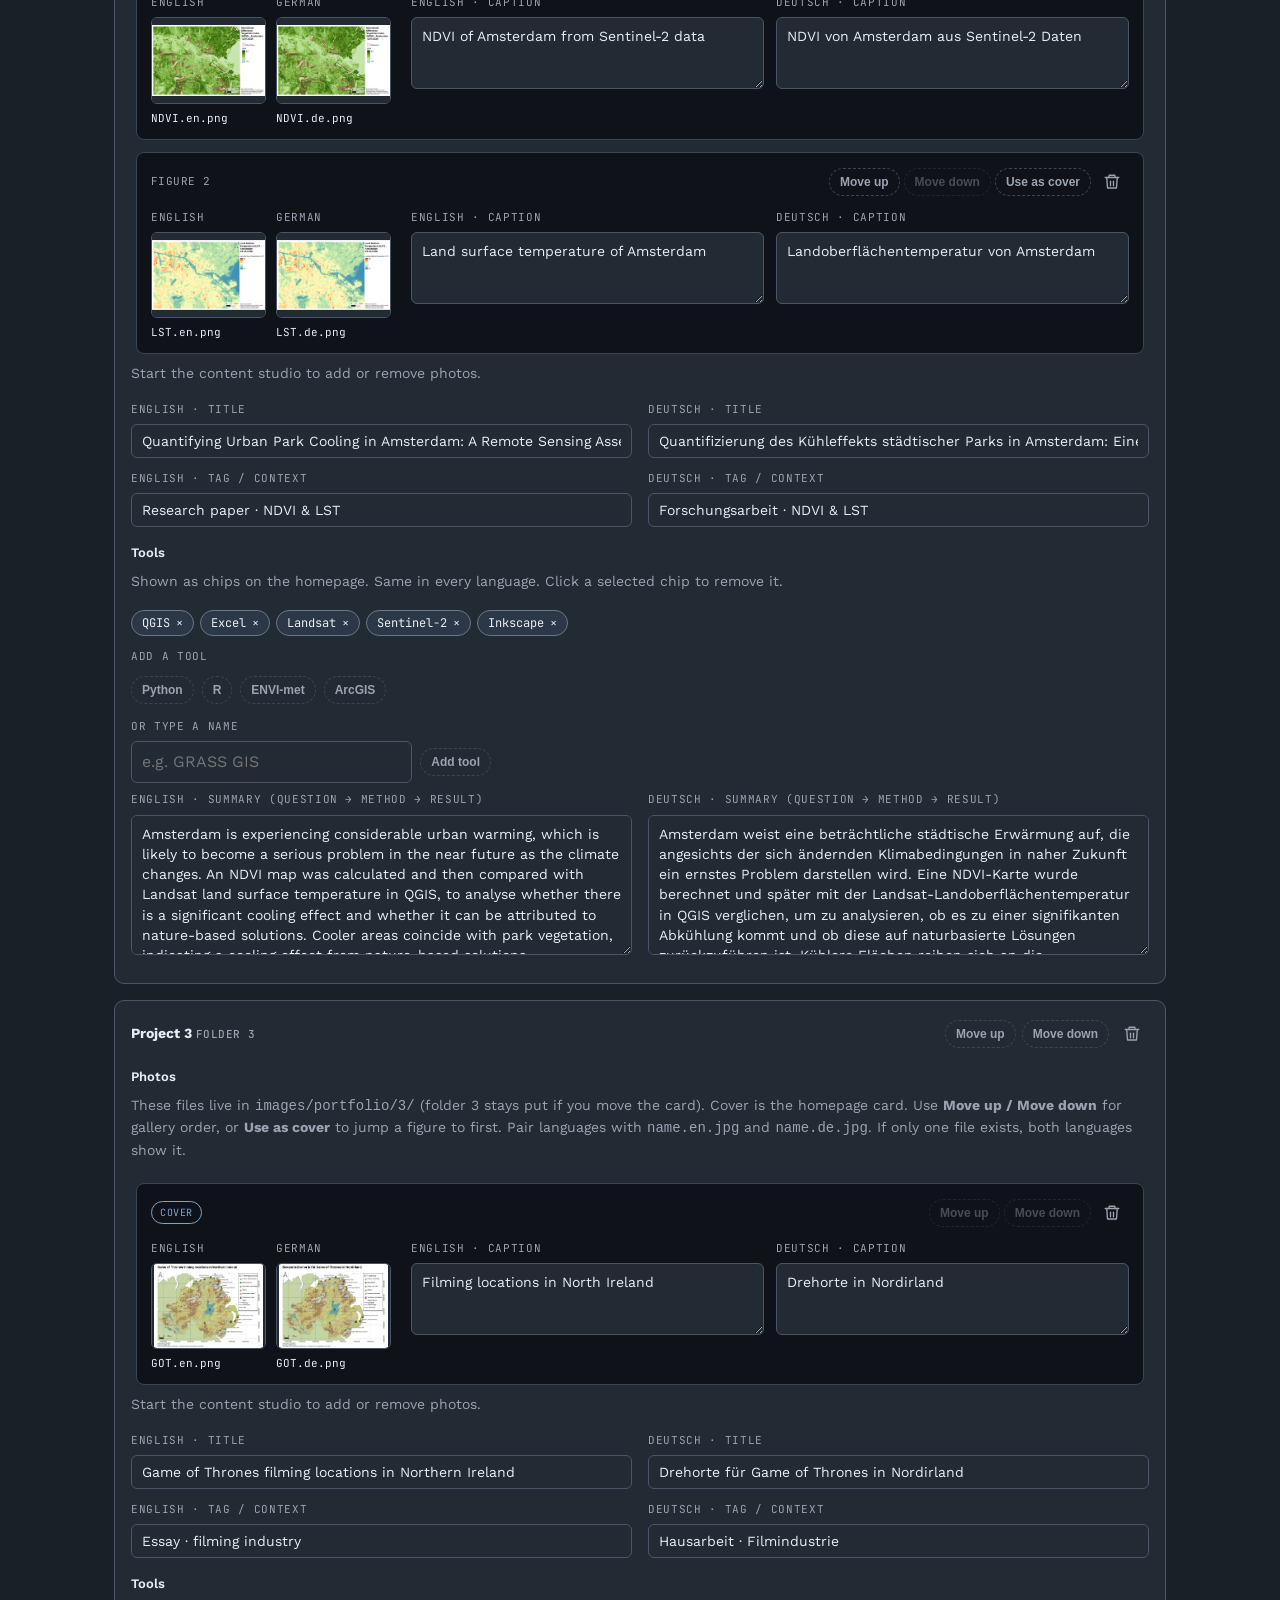
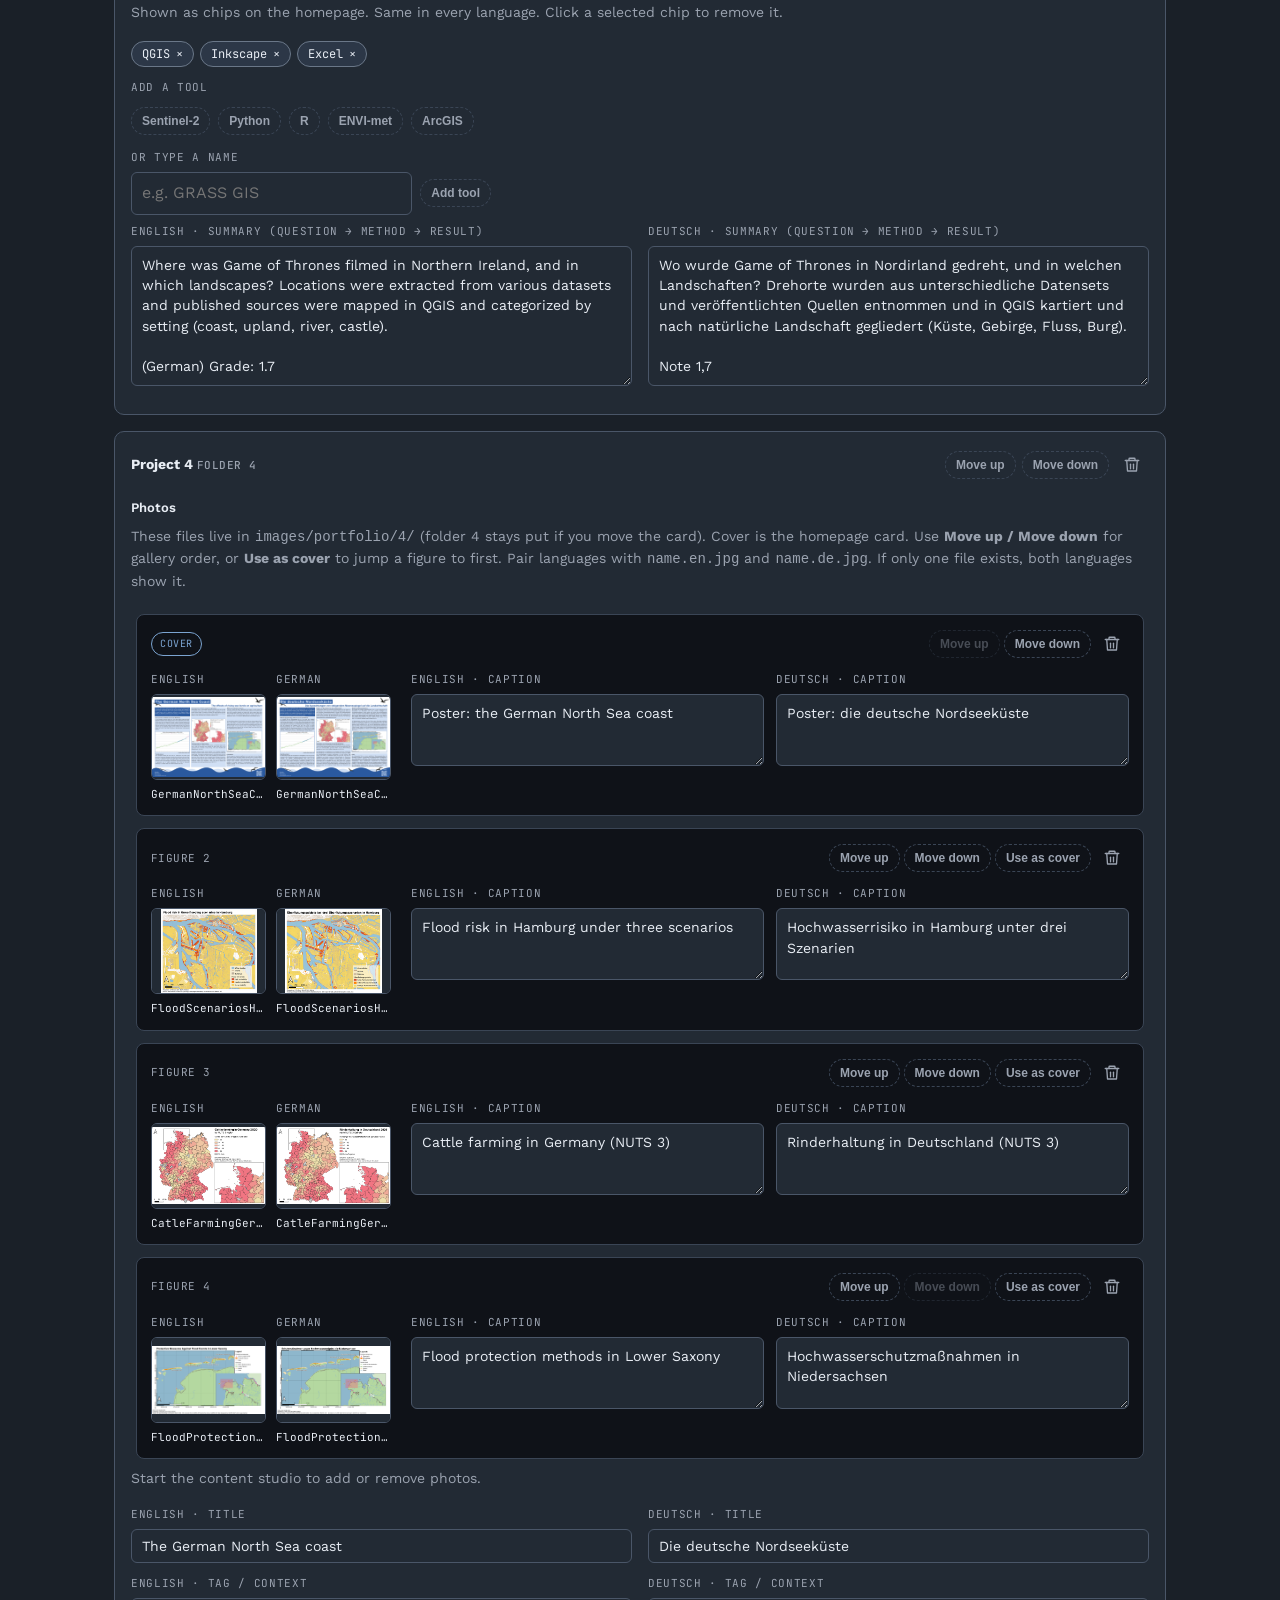
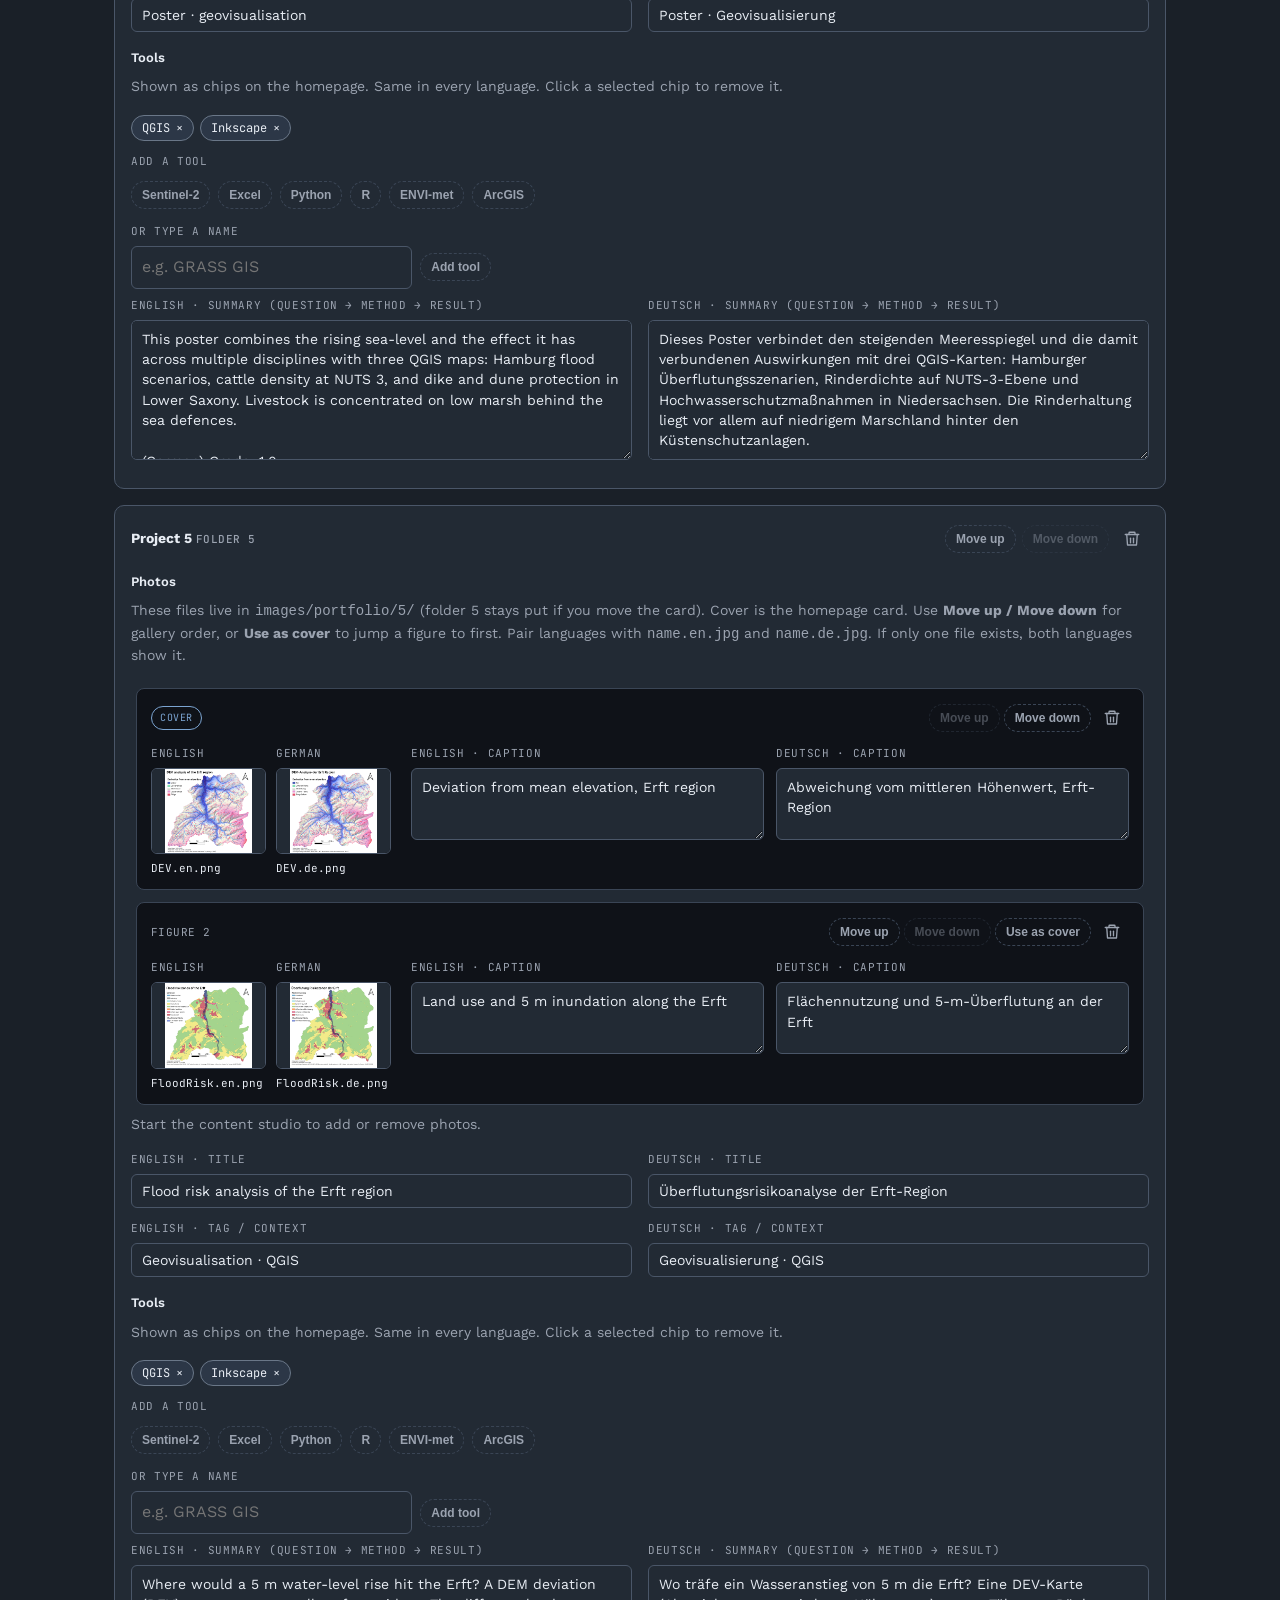
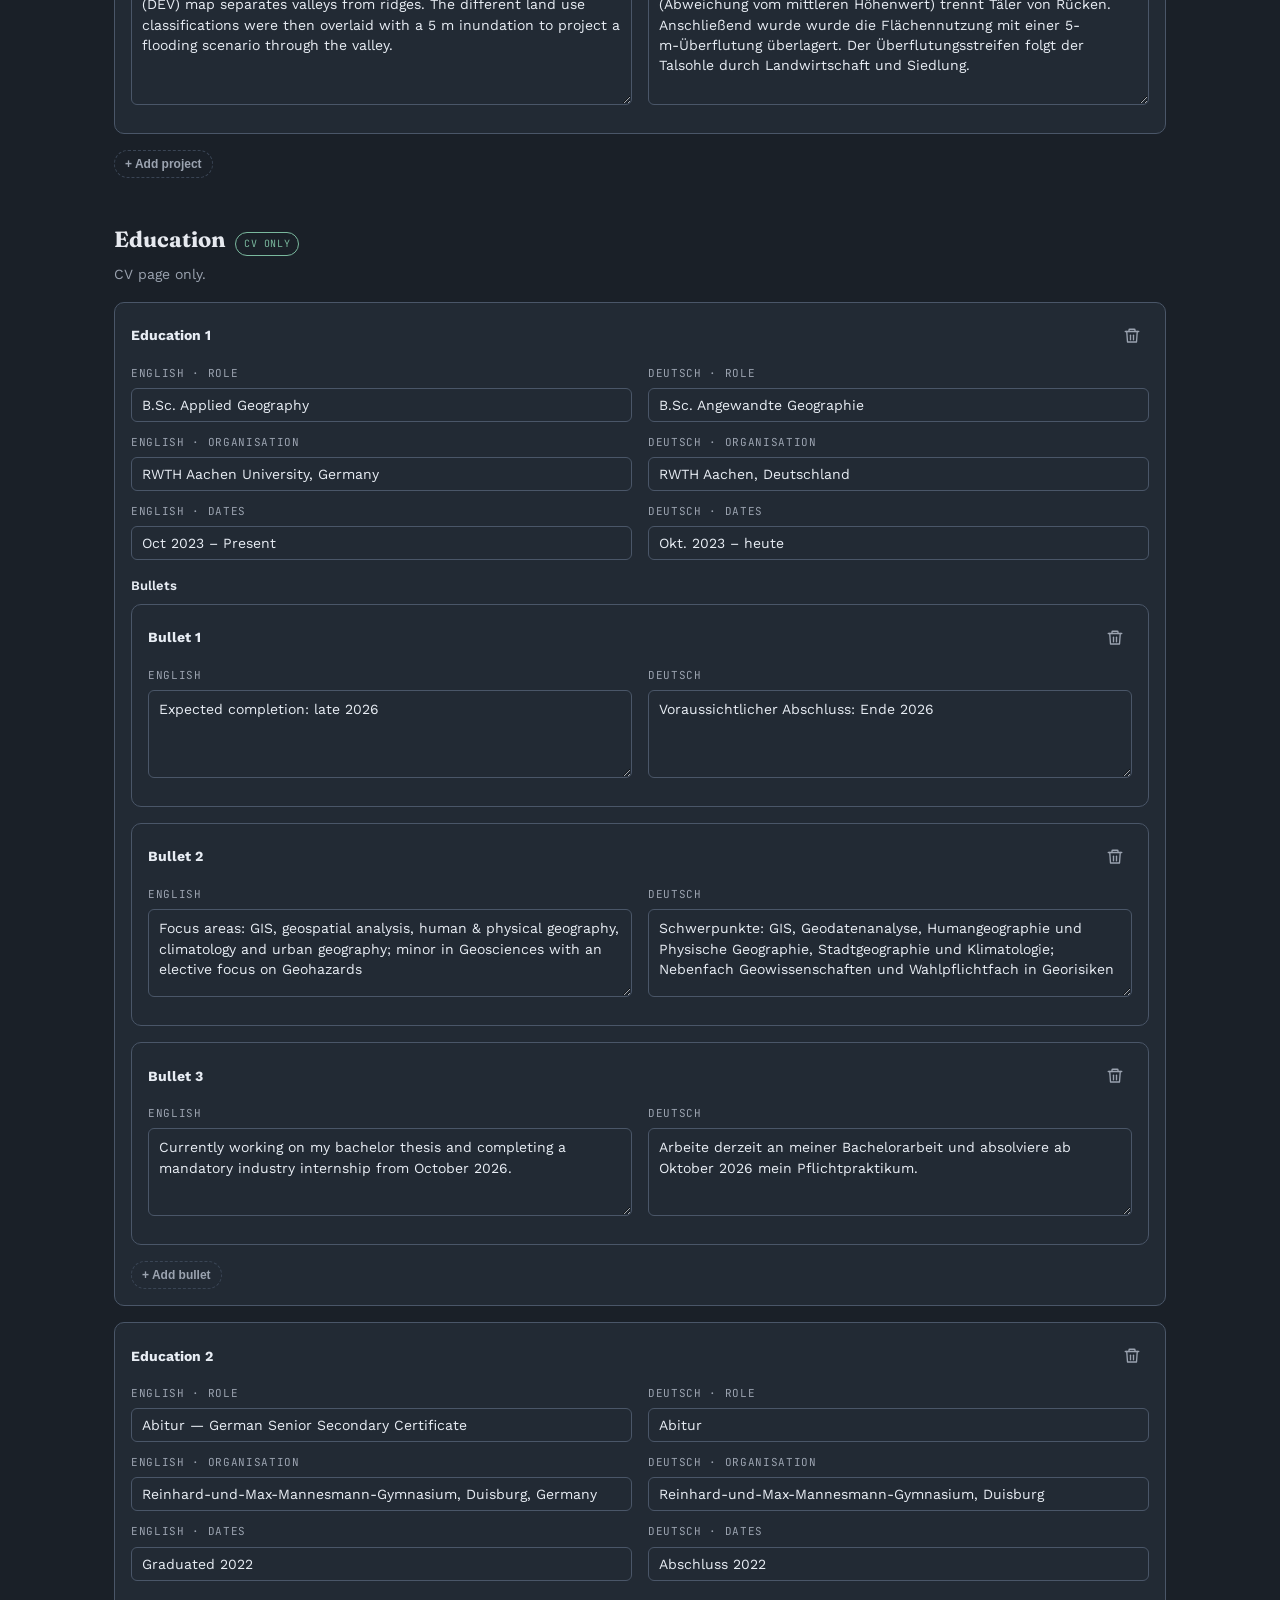
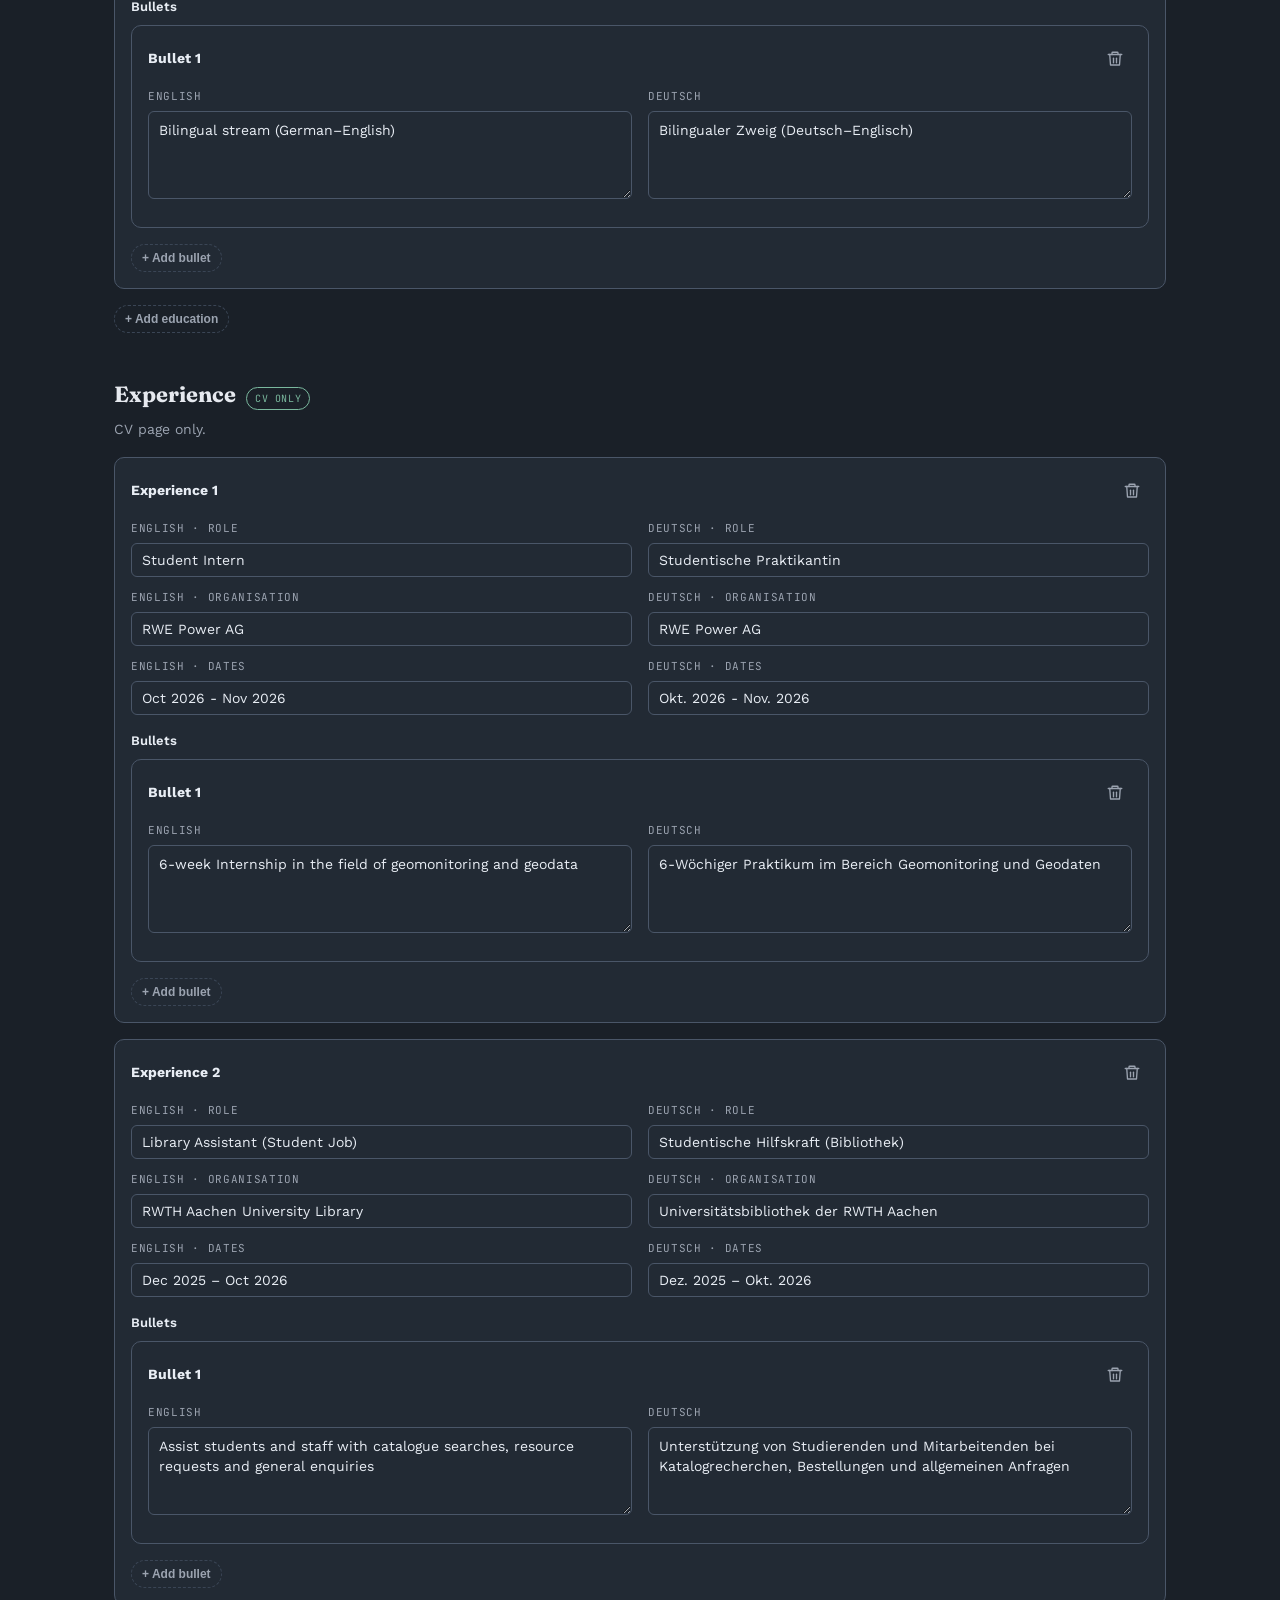
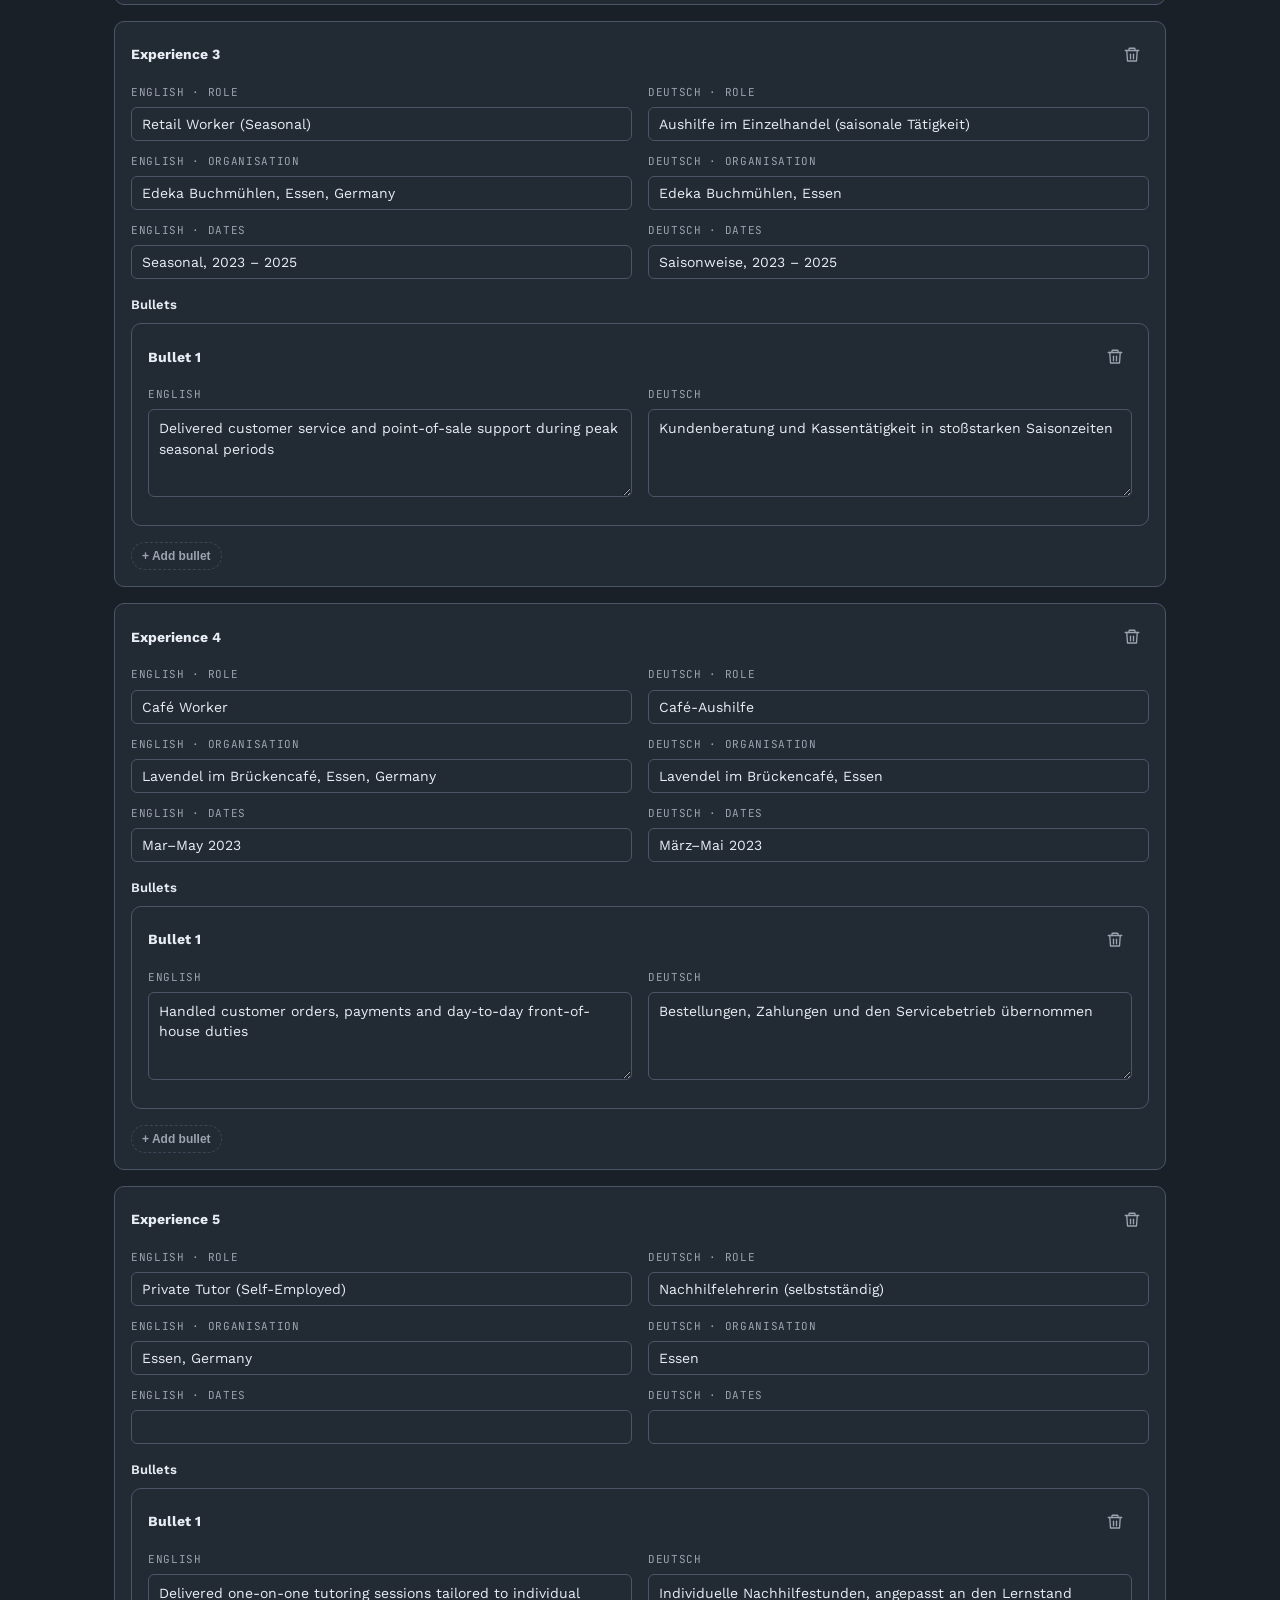
<file: editor.html>
<!DOCTYPE html>
<html lang="en-AU" data-theme="dark">
<head>
<meta charset="UTF-8">
<meta name="viewport" content="width=device-width, initial-scale=1.0">
<title>Content studio — Ruby Claes</title>
<meta name="robots" content="noindex, nofollow">
<meta name="description" content="Local editor for portfolio and CV text (English + German).">
<link rel="icon" href="icons/favicon.ico">
<link rel="shortcut icon" href="icons/favicon.ico">

<link rel="preconnect" href="https://fonts.googleapis.com">
<link rel="preconnect" href="https://fonts.gstatic.com" crossorigin>
<link href="https://fonts.googleapis.com/css2?family=Fraunces:opsz,wght@9..144,500;9..144,600&family=Work+Sans:wght@400;500;600&family=JetBrains+Mono:wght@400;500;600&display=swap" rel="stylesheet">
<link rel="stylesheet" href="styles.css?v=20260831f">
<link rel="stylesheet" href="editor.css?v=20260831d">
</head>
<body class="editor-page">

<header class="editor-bar">
  <div class="editor-brand">
    <p class="editor-kicker" id="editor-kicker">Local tool — not linked from the public site</p>
    <h1>Content studio</h1>
    <p class="editor-lead">English and German sit side by side. Shared facts (name, email, photos) are edited once. Click <strong>Save</strong>, then <strong>Preview</strong>.</p>
  </div>
  <div class="editor-actions">
    <p class="editor-status" id="editor-status" role="status"></p>
    <div class="editor-tabs" role="tablist">
      <button type="button" class="is-active" data-tab="edit" role="tab" aria-selected="true">Edit</button>
      <button type="button" data-tab="overview" role="tab" aria-selected="false">Overview</button>
    </div>
    <a class="editor-btn" href="index.html" target="_blank" rel="noopener noreferrer">Preview</a>
    <button type="button" class="editor-btn editor-btn-primary" id="save-content">Save</button>
  </div>
</header>

<main id="edit-view" class="editor-main"></main>
<main id="overview-view" class="editor-main" hidden></main>

<script src="content.js?v=20261113-1223"></script>
<script src="symbols.js?v=20260814h"></script>
<script src="theme.js?v=20260814h"></script>
<script src="editor.js?v=20260903b"></script>
</body>
</html>
</file>
<file: styles.css>
/* ==========================================================================
   Ruby Claes — Portfolio
   Design concept: the page as a printed topographic map sheet —
   neatline border, corner registration marks, a legend for skills,
   a scale bar + north arrow in the footer "plate".
   ========================================================================== */

:root {
  --paper:        #E9EBDC;
  --sheet:        #FBFAF3;
  --ink:          #22303A;
  --muted:        #5B6660;
  --line:         #C7CBB2;
  --line-soft:    #DBDECB;
  --contour-green:#4F7A5B;
  --contour-brown:#8B6A4C;
  --water:        #3A6EA5;
  --accent:       #C1560B;
  --symbol-accent:#B08A4A;

  --display: 'Fraunces', Georgia, serif;
  --body:    'Work Sans', -apple-system, sans-serif;
  --mono:    'JetBrains Mono', 'Courier New', monospace;
}

* { box-sizing: border-box; }

body {
  margin: 0;
  background: var(--paper);
  color: var(--ink);
  font-family: var(--body);
  font-size: 16px;
  line-height: 1.55;
}

.cv-page {
  background: var(--paper);
}

@media (prefers-reduced-motion: reduce) {
  * { animation: none !important; transition: none !important; }
}

/* ---------- the "sheet" ---------- */

.sheet {
  position: relative;
  container-type: inline-size;
  --coord-cell: 126px;
  --coord-rows: 7;
  --coord-cols: 8;
  --coord-grid-offset-x: 0px;
  max-width: 880px;
  margin: 28px auto;
  padding: 44px 56px 32px;
  background: var(--sheet);
  border: 1px solid var(--ink);
  outline: 1px solid var(--line);
  outline-offset: -8px;
}

@supports (width: 1cqw) {
  .sheet {
    --coord-cell: calc(100cqw / 8);
  }
}

.cv-page .sheet {
  --sheet:        #ffffff;
  --ink:          #22303A;
  --muted:        #5B6660;
  --line:         #C7CBB2;
  --line-soft:    #DBDECB;
  --contour-green:#4F7A5B;
  --contour-brown:#8B6A4C;
  --water:        #3A6EA5;
  --accent:       #C1560B;
  --symbol-accent:#B08A4A;
  background: #ffffff;
  box-shadow: none;
  color: var(--ink);
}

[data-theme="dark"] .cv-page .sheet {
  border-color: var(--ink);
  outline-color: var(--line);
  box-shadow: none;
}

.cv-page .sheet::before {
  content: '';
  position: absolute;
  inset: 0;
  pointer-events: none;
  background-image:
    linear-gradient(rgba(34, 48, 58, 0.03) 1px, transparent 1px),
    linear-gradient(90deg, rgba(34, 48, 58, 0.03) 1px, transparent 1px);
  background-size: var(--coord-cell) var(--coord-cell);
  background-position:
    var(--coord-grid-offset-x) 0,
    var(--coord-grid-offset-x) 0;
  z-index: 0;
}

.cv-page .sheet > :not(.map-coords):not(.corner) {
  position: relative;
  z-index: 1;
}

.portfolio-page {
  background: #ffffff;
}

[data-theme="dark"] .portfolio-page {
  background: var(--paper);
}

.portfolio-page .sheet {
  background: transparent;
  border: none;
  outline: none;
  box-shadow: none;
}

.portfolio-page .corner {
  display: none;
}

.corner {
  position: absolute;
  width: 22px;
  height: 22px;
  stroke: var(--ink);
  stroke-width: 1.4;
  fill: none;
}
.corner-tl { top: -1px; left: -1px; }
.corner-tr { top: -1px; right: -1px; }
.corner-bl { bottom: -1px; left: -1px; }
.corner-br { bottom: -1px; right: -1px; }

/* ---------- map coordinate rails (cv page) ---------- */

.map-coords {
  position: absolute;
  color: var(--muted);
  font-family: var(--mono);
  font-size: 10px;
  letter-spacing: 0.08em;
  text-transform: uppercase;
  pointer-events: none;
  user-select: none;
  z-index: 2;
}

.map-coords span {
  display: inline-flex;
  align-items: center;
  justify-content: center;
  letter-spacing: 0;
}

.map-coords-top,
.map-coords-bottom {
  left: 0;
  right: 0;
  height: 0;
  transform: none;
  display: block;
}

.map-coords-top span,
.map-coords-bottom span {
  position: absolute;
  transform: translateX(-50%);
}

.map-coords-top { top: -16px; }
.map-coords-bottom { bottom: -16px; }

.map-coords-left,
.map-coords-right {
  top: 0;
  height: calc(var(--coord-cell) * var(--coord-rows));
  display: grid;
  grid-template-rows: repeat(var(--coord-rows), var(--coord-cell));
  align-items: center;
}

.map-coords-left { left: -16px; }
.map-coords-right { right: -16px; }

.map-coords-top::before,
.map-coords-top::after,
.map-coords-bottom::before,
.map-coords-bottom::after {
  content: '+';
  position: absolute;
  color: var(--ink);
  font-size: 14px;
  line-height: 1;
  letter-spacing: 0;
}

.map-coords-top::before,
.map-coords-bottom::before { left: -14px; }

.map-coords-top::after,
.map-coords-bottom::after { right: -14px; }

/* ---------- title block ---------- */

.titleblock {
  position: relative;
  display: flex;
  justify-content: space-between;
  align-items: flex-end;
  gap: 24px;
  padding-bottom: 18px;
  border-bottom: 2px solid var(--ink);
  overflow: hidden;
  min-height: 140px;
}

.contour-hero {
  position: absolute;
  inset: -20px -56px auto -56px;
  height: 160px;
  width: calc(100% + 112px);
  z-index: 0;
  opacity: 0.55;
}
.contour { fill: none; stroke-width: 2; }
.contour-1 { stroke: var(--water); opacity: 0.35; }
.contour-2 { stroke: var(--contour-green); opacity: 0.4; }
.contour-3 { stroke: var(--contour-brown); opacity: 0.45; }
.contour-4 { stroke: var(--ink); opacity: 0.25; }

.title-main { position: relative; z-index: 1; }

.eyebrow {
  margin: 0 0 6px;
  font-family: var(--mono);
  font-size: 12px;
  letter-spacing: 0.14em;
  text-transform: uppercase;
  color: var(--accent);
}

h1#name {
  margin: 0;
  font-family: var(--display);
  font-weight: 600;
  font-size: 52px;
  font-optical-sizing: auto;
  letter-spacing: -0.01em;
  color: var(--ink);
}

.tagline {
  margin: 6px 0 0;
  font-family: var(--mono);
  font-size: 13px;
  letter-spacing: 0.08em;
  text-transform: uppercase;
  color: var(--muted);
}

.title-contact {
  position: relative;
  z-index: 1;
  text-align: right;
  font-family: var(--mono);
  font-size: 13px;
  color: var(--muted);
  line-height: 1.9;
  white-space: nowrap;
}
.title-contact a { color: var(--ink); text-decoration: none; border-bottom: 1px solid var(--line); }
.title-contact a:hover { border-color: var(--accent); color: var(--accent); }

.citizenship {
  margin: 14px 0 0;
  font-family: var(--mono);
  font-size: 12.5px;
  letter-spacing: 0.03em;
  color: var(--contour-green);
  font-weight: 600;
}

/* ---------- nav ---------- */

.neatline-nav {
  display: flex;
  flex-wrap: wrap;
  align-items: center;
  gap: 4px 22px;
  margin: 22px 0 6px;
  padding: 10px 0;
  border-top: 1px solid var(--line);
  border-bottom: 1px solid var(--line);
}
.neatline-nav a {
  font-family: var(--mono);
  font-size: 12px;
  letter-spacing: 0.06em;
  text-transform: uppercase;
  color: var(--muted);
  text-decoration: none;
}
.neatline-nav a:hover { color: var(--accent); }

.portfolio-page .neatline-nav .nav-external {
  margin-left: auto;
  padding: 7px 14px;
  border: 1px solid var(--accent);
  border-radius: 999px;
  background: var(--accent);
  color: #111111;
  font-weight: 700;
  letter-spacing: 0.1em;
  box-shadow: 0 1px 0 rgba(0, 0, 0, 0.22);
  transition: background-color 0.18s ease, color 0.18s ease, border-color 0.18s ease, transform 0.18s ease, box-shadow 0.18s ease;
}

.portfolio-page .neatline-nav .nav-external::after {
  content: " ->";
}

.neatline-nav .nav-external .cv-label-desktop {
  display: inline;
}

.neatline-nav .nav-external .cv-label-mobile {
  display: none;
}

.portfolio-page .neatline-nav .nav-external:hover {
  color: var(--sheet);
  background: var(--ink);
  border-color: var(--ink);
  transform: translateY(-1px);
  box-shadow: 0 3px 8px rgba(0, 0, 0, 0.2);
}

.portfolio-page .neatline-nav .nav-external:focus-visible {
  outline: 2px solid var(--accent);
  outline-offset: 2px;
}

.cv-download-actions {
  display: flex;
  flex-wrap: wrap;
  gap: 8px;
  margin-left: auto;
  align-items: center;
}
.cv-download-btn {
  font-family: var(--mono);
  font-size: 12px;
  letter-spacing: 0.06em;
  text-transform: uppercase;
  color: var(--muted);
  background: none;
  border: none;
  padding: 0;
  margin-left: 0;
  cursor: pointer;
}
.cv-download-btn:hover { color: var(--accent); }

.cv-page .neatline-nav .cv-download-btn {
  display: inline-flex;
  align-items: center;
  gap: 8px;
  margin-left: auto;
  padding: 7px 14px;
  border: 1px solid var(--accent);
  border-radius: 999px;
  background: var(--accent);
  color: #ffffff;
  font-weight: 700;
  letter-spacing: 0.1em;
  box-shadow: 0 1px 0 rgba(0, 0, 0, 0.22);
  transition: background-color 0.18s ease, color 0.18s ease, border-color 0.18s ease, transform 0.18s ease, box-shadow 0.18s ease;
}

.cv-page .neatline-nav .cv-download-icon {
  display: inline-flex;
  width: 14px;
  height: 14px;
  flex-shrink: 0;
}

.cv-page .neatline-nav .cv-download-icon svg {
  display: block;
  width: 100%;
  height: 100%;
  fill: currentColor;
}

.cv-page .neatline-nav .cv-download-btn:hover {
  color: var(--sheet);
  background: var(--ink);
  border-color: var(--ink);
  transform: translateY(-1px);
  box-shadow: 0 3px 8px rgba(0, 0, 0, 0.2);
}

.cv-page .neatline-nav .cv-download-btn:focus-visible {
  outline: 2px solid var(--accent);
  outline-offset: 2px;
}

.cv-page .neatline-nav .cv-download-btn-secondary {
  background: transparent;
  color: var(--ink);
  border-color: var(--line);
  box-shadow: none;
}

.cv-page .neatline-nav .cv-download-btn-secondary:hover {
  color: var(--accent);
  background: transparent;
  border-color: var(--accent);
  box-shadow: none;
}

.cv-page .neatline-nav .cv-back-btn {
  display: inline-flex;
  align-items: center;
  padding: 7px 12px;
  border: 1px solid var(--line);
  border-radius: 999px;
  background: #f5f6ef;
  color: var(--ink);
  font-weight: 600;
  letter-spacing: 0.08em;
  transition: background-color 0.18s ease, border-color 0.18s ease, color 0.18s ease;
}

.cv-page .neatline-nav .cv-back-btn::before {
  content: "<- ";
}

.cv-page .neatline-nav .cv-back-btn:hover {
  border-color: var(--muted);
  background: #eef0e2;
  color: var(--ink);
}

.cv-page .neatline-nav .cv-back-btn:focus-visible {
  outline: 2px solid var(--line);
  outline-offset: 2px;
}

/* ---------- sections ---------- */

.block {
  margin: 48px 0 42px 0;
  scroll-margin-top: 20px;
}
.block:not(:last-child)::after {
  content: '';
  display: block;
  height: 1px;
  background: var(--line);
  margin: 42px 0 0;
}
.block:has(+ .plate) {
  margin-bottom: 0;
}
.block:has(+ .plate)::after {
  display: none;
}

.section-label {
  display: flex;
  align-items: center;
  gap: 8px;
  margin: 0 0 14px;
  font-family: var(--display);
  font-weight: 600;
  font-size: 22px;
  color: var(--ink);
}
.section-label .tick { color: var(--symbol-accent); font-size: 14px; }

.hint {
  margin: -6px 0 16px;
  font-size: 13.5px;
  color: var(--muted);
  font-style: italic;
}

p#profile-text,
p#full-profile-text {
  text-align: justify;
}

/* ---------- legend (skills) ---------- */

.legend { display: grid; gap: 14px; }
.legend-row {
  display: grid;
  grid-template-columns: 46px 220px 1fr;
  gap: 14px;
  align-items: start;
  padding: 8px 0;
  border-bottom: 1px dashed var(--line);
}
.legend-symbol { width: 40px; height: 22px; }
.legend-symbol svg { width: 100%; height: 100%; }
.legend-symbol { color: var(--symbol-accent); }
.legend-label {
  font-family: var(--mono);
  font-size: 13px;
  font-weight: 600;
  letter-spacing: 0.02em;
  color: var(--ink);
  text-transform: uppercase;
  padding-top: 2px;
}
.legend-detail { font-size: 14.5px; color: var(--muted); }

/* ---------- projects ---------- */

.projects {
  display: grid;
  grid-template-columns: 1fr;
  gap: 22px;
}

.project-card {
  border: 1px solid var(--line);
  background: #fff;
}
.project-media {
  position: relative;
}
.project-media-frame {
  position: relative;
}
.project-media-btn {
  display: block;
  width: 100%;
  aspect-ratio: 4 / 3;
  padding: 0;
  border: 0;
  background: var(--paper);
  cursor: zoom-in;
  position: relative;
  overflow: hidden;
}
.project-media-btn:focus-visible {
  outline: 2px solid var(--accent);
  outline-offset: 2px;
}
.project-media-btn::after {
  content: "";
  position: absolute;
  right: 10px;
  bottom: 10px;
  z-index: 2;
  width: 28px;
  height: 28px;
  border-radius: 50%;
  background: rgba(26, 32, 40, 0.72) url("data:image/svg+xml;utf8,<svg xmlns='http://www.w3.org/2000/svg' viewBox='0 0 24 24' fill='none' stroke='white' stroke-width='1.8' stroke-linecap='round' stroke-linejoin='round'><circle cx='10' cy='10' r='6'/><path d='M20 20l-4-4'/><path d='M10 7v6M7 10h6'/></svg>") center / 16px 16px no-repeat;
  opacity: 0.85;
  pointer-events: none;
}
.project-media.has-gallery .project-media-btn::after {
  display: none;
}
.project-thumb {
  position: relative;
  z-index: 1;
  width: 100%;
  height: 100%;
  display: block;
  object-fit: contain;
  object-position: center;
  background: var(--sheet);
}
.project-media-arrow {
  position: absolute;
  top: calc(50% - 22px);
  z-index: 4;
  width: 40px;
  height: 40px;
  padding: 0;
  border: 0;
  border-radius: 50%;
  background: rgba(26, 32, 40, 0.82);
  color: #fff;
  cursor: pointer;
  display: grid;
  place-items: center;
}
.project-media-arrow svg {
  width: 20px;
  height: 20px;
}
.project-media-arrow.prev { left: 10px; }
.project-media-arrow.next { right: 10px; }
.project-media-arrow:hover,
.project-media-arrow:focus-visible {
  background: rgba(26, 32, 40, 0.95);
  color: var(--accent);
}
.project-media-arrow:focus-visible {
  outline: 2px solid var(--accent);
  outline-offset: 2px;
}
.project-media-bar {
  position: absolute;
  left: 10px;
  top: 10px;
  z-index: 4;
  display: inline-flex;
  align-items: baseline;
  gap: 8px;
  padding: 5px 10px;
  border-radius: 999px;
  background: rgba(26, 32, 40, 0.82);
  color: #fff;
  pointer-events: none;
}
.project-media-cue {
  margin: 0;
  font-family: var(--mono);
  font-size: 12px;
  font-weight: 600;
  letter-spacing: 0.06em;
}
.project-media-strip {
  position: absolute;
  left: 0;
  right: 0;
  bottom: 0;
  z-index: 3;
  display: flex;
  gap: 6px;
  padding: 36px 10px 10px;
  background: linear-gradient(transparent, rgba(26, 32, 40, 0.78) 55%);
  overflow-x: auto;
}
.project-media-thumb {
  flex: 0 0 auto;
  width: 52px;
  height: 39px;
  padding: 0;
  border: 2px solid rgba(255, 255, 255, 0.35);
  border-radius: 3px;
  overflow: hidden;
  background: #111;
  cursor: pointer;
}
.project-media-thumb img {
  width: 100%;
  height: 100%;
  display: block;
  object-fit: contain;
  background: #111;
}
.project-media-thumb:hover,
.project-media-thumb:focus-visible {
  border-color: #fff;
}
.project-media-thumb.is-active {
  border-color: var(--accent);
}
.project-media-thumb:focus-visible {
  outline: 2px solid var(--accent);
  outline-offset: 2px;
}
.project-thumb-placeholder {
  aspect-ratio: 4 / 3;
  width: 100%;
  display: flex;
  align-items: center;
  justify-content: center;
  text-align: center;
  padding: 14px;
  background:
    repeating-linear-gradient(45deg, var(--line-soft), var(--line-soft) 8px, transparent 8px, transparent 16px);
  border-bottom: 1px dashed var(--line);
  color: var(--muted);
  font-family: var(--mono);
  font-size: 11.5px;
  letter-spacing: 0.03em;
}
.project-body { padding: 14px 16px 18px; }
.project-title {
  margin: 0 0 4px;
  font-family: var(--display);
  font-weight: 600;
  font-size: 18px;
}
.project-meta {
  font-family: var(--mono);
  font-size: 11px;
  letter-spacing: 0.05em;
  text-transform: uppercase;
  color: var(--accent);
  margin: 0 0 8px;
}
.project-tools {
  display: flex;
  flex-wrap: wrap;
  align-items: center;
  gap: 6px;
  margin: 0 0 10px;
}
.project-tools-label {
  font-family: var(--mono);
  font-size: 11px;
  letter-spacing: 0.05em;
  text-transform: uppercase;
  color: var(--muted);
  margin-right: 2px;
}
.project-chip {
  display: inline-block;
  padding: 2px 8px;
  border: 1px solid var(--line);
  border-radius: 999px;
  font-family: var(--mono);
  font-size: 11px;
  letter-spacing: 0.02em;
  color: var(--ink);
}
.project-figure-caption {
  margin: 0;
  padding: 8px 16px 0;
  font-size: 13px;
  color: var(--muted);
  font-style: italic;
}
.project-figure-caption[hidden] {
  display: none;
}
.project-desc { margin: 0; font-size: 14px; color: var(--muted); }

/* ---------- education / experience entries ---------- */

.entry { margin-bottom: 18px; }
.entry-head {
  display: flex;
  align-items: baseline;
  gap: 10px;
  margin-bottom: 2px;
}
.entry-role { font-weight: 700; font-size: 15.5px; }
.entry-dates {
  margin-left: auto;
  padding-left: 10px;
  flex-shrink: 0;
  font-family: var(--mono);
  font-size: 12px;
  color: var(--muted);
  font-style: italic;
  white-space: nowrap;
  text-align: right;
}
.entry-org { display: block; font-size: 15px; color: var(--muted); margin-bottom: 4px; }
.entry ul { margin: 6px 0 0; padding-left: 20px; }
.entry li { margin-bottom: 3px; font-size: 14.5px; }

/* ---------- footer plate ---------- */

.plate {
  display: flex;
  justify-content: center;
  align-items: center;
  margin-top: 10px;
  padding-top: 16px;
  padding-bottom: 2px;
  border-top: 2px solid var(--ink);
}
.plate-label {
  display: block;
  font-family: var(--mono);
  font-size: 10.5px;
  letter-spacing: 0.1em;
  text-transform: uppercase;
  color: var(--accent);
  margin-bottom: 6px;
}
.scale-bar { width: 160px; height: 20px; }
.scale-bar line { stroke: var(--ink); stroke-width: 1.5; }
.scale-fill { fill: var(--ink); }
.plate-caption { display: block; margin-top: 6px; font-family: var(--mono); font-size: 10.5px; color: var(--muted); }

.plate-mark {
  display: flex;
  flex-direction: column;
  align-items: center;
  gap: 4px;
}
.north-arrow {
  display: block;
  width: 28px;
  height: 31px;
}
.north-arrow path { fill: var(--ink); }
.north-label {
  font-family: var(--mono);
  font-size: 15px;
  font-weight: 600;
  letter-spacing: 0.14em;
  line-height: 1;
  color: var(--ink);
}

.info-col { text-align: right; }
.info-col p { margin: 0; font-size: 13.5px; color: var(--muted); max-width: 34ch; margin-left: auto; }

/* ---------- responsive ---------- */

@media (max-width: 680px) {
  .sheet { padding: 30px 20px 24px; margin: 0; border-width: 1px 0; }
  .map-coords-left,
  .map-coords-right {
    display: none;
  }
  .map-coords-top,
  .map-coords-bottom {
    left: 8px;
    right: 8px;
    font-size: 9px;
  }
  h1#name { font-size: 36px; }
  .titleblock { flex-direction: column; align-items: flex-start; }
  .title-contact { text-align: left; }
  .portfolio-page .neatline-nav .nav-external { margin-left: 0; }
  .cv-page .neatline-nav .cv-download-actions { margin-left: 0; }
  .neatline-nav .nav-external .cv-label-desktop { display: none; }
  .neatline-nav .nav-external .cv-label-mobile { display: inline; }
  .legend-row { grid-template-columns: 32px 1fr; }
  .legend-detail { grid-column: 2 / 3; }
  .lightbox-nav {
    width: 36px;
    height: 36px;
  }
  .lightbox-prev { left: 6px; }
  .lightbox-next { right: 6px; }
  .lightbox-thumbs {
    padding: 0 12px 8px;
  }
  .project-media-arrow {
    width: 34px;
    height: 34px;
  }
  .project-media-thumb {
    width: 44px;
    height: 33px;
  }
  .plate { text-align: center; }
  .info-col, .info-col p { text-align: center; margin: 0 auto; }
  .cv-page .entry-head {
    flex-direction: column;
    align-items: flex-start;
    gap: 2px;
  }
  .cv-page .entry-dates {
    margin-left: 0;
    padding-left: 0;
    text-align: left;
    white-space: normal;
  }
  .cv-page .theme-toggle,
  .cv-page #theme-toggle {
    display: none;
  }
}

/* ==================== PRINT / PDF OPTIMIZATION (Improved) ==================== */
@media print {
  @page {
    size: A4 portrait;
    margin: 1.3cm 1.1cm;
  }

  body {
    background: white !important;
    margin: 0;
    padding: 0;
    font-size: 10.3pt;
    line-height: 1.42;
  }

  .sheet {
    max-width: 100% !important;
    margin: 0 !important;
    padding: 0.35cm 0.45cm !important;
    border: none !important;
    outline: none !important;
    box-shadow: none !important;
    background: white !important;
  }

  .cv-page .sheet::before {
    display: none !important;
    background-image: none !important;
  }

  /* Hide everything we don't want in print */
  .lightbox,
  .floating-controls,
  .theme-toggle,
  .lang-switcher,
  .neatline-nav,
  .corner,
  .map-coords,
  .plate,
  .hint,
  .project-thumb-placeholder,
  .project-media-arrow,
  .project-media-bar,
  .project-media-strip,
  .contour-hero,
  .eyebrow,
  #theme-toggle {
    display: none !important;
  }

  .titleblock {
    min-height: 0;
    gap: 12pt;
    padding-bottom: 8pt;
  }

  .title-contact {
    font-size: 8.7pt;
    line-height: 1.45;
    white-space: normal;
  }

  .tagline {
    margin-top: 2pt;
    font-size: 8.8pt;
  }

  .citizenship {
    margin: 6pt 0 0;
    font-size: 8.7pt;
  }

  /* Better section separation.
     Note: blocks are allowed to break across pages (break-inside: auto) —
     forcing "avoid" here made whole sections (Education, Field Experience)
     jump to the next page as a single unit whenever they didn't fully fit
     in the remaining space, leaving large blank gaps at the bottom of the
     previous page. Individual entries/cards still avoid breaking. */
  .block {
    break-inside: auto;
    margin: 10pt 0 7pt 0;
  }

  .block:not(:last-child)::after {
    display: none;
  }

  .section-label {
    font-size: 13.5pt !important;
    border-bottom: 1.5px solid #22303A;
    padding-bottom: 4pt;
    margin-top: 6pt;
    margin-bottom: 6pt;
    break-after: auto;
    break-inside: auto;
  }

  .entry {
    break-inside: auto;
    margin-bottom: 8pt;
  }

  .entry-head {
    margin-bottom: 1pt;
  }

  .entry-role {
    font-size: 10.8pt;
  }

  .entry-dates {
    font-size: 8.3pt;
  }

  .entry-org {
    font-size: 9.6pt;
    margin-bottom: 2pt;
  }

  .entry ul {
    margin: 3pt 0 0;
    padding-left: 16px;
  }

  .entry li {
    margin-bottom: 1pt;
    font-size: 9.4pt;
  }

  .projects {
    break-inside: auto;
  }

  .project-card {
    break-inside: avoid;
    border: 1px solid #ddd;
    margin-bottom: 14pt;
    padding: 0;
  }

  /* Typography tweaks for print */
  h1#name {
    font-size: 22pt !important;
    margin-bottom: 3pt;
  }

  /* Compact skills legend for print — the on-screen version (large icon
     column, generous row padding/gaps) takes up too much vertical space
     on a printed page, so tighten it up here. */
  .legend {
    gap: 1pt;
  }

  .legend-row {
    grid-template-columns: 18pt 112pt 1fr;
    gap: 6pt;
    border-bottom: 1px solid #ddd;
    padding: 2pt 0;
    break-inside: avoid;
  }

  .legend-symbol {
    width: 14pt;
    height: 8pt;
  }

  .legend-label {
    font-size: 8.2pt;
    padding-top: 0;
  }

  .legend-detail {
    font-size: 8.8pt;
  }

  p, li {
    orphans: 2;
    widows: 2;
  }

  /* Ensure links are clean */
  a {
    color: #22303A !important;
    text-decoration: underline;
  }

  /* Force clean black & white */
  * {
    color: #000 !important;
    background: transparent !important;
    -webkit-print-color-adjust: exact;
    print-color-adjust: exact;
  }
}



/* ==================== DARK MODE ==================== */
/* ==================== IMPROVED DARK MODE ==================== */
[data-theme="dark"] {
  --paper:        #0f1218;     /* Deep charcoal */
  --sheet:        #1a2028;     /* Rich dark slate */
  --ink:          #e6e9ef;     /* Soft off-white */
  --muted:        #9ba3b0;     /* Muted blue-grey */
  --line:         #3a4555;     /* Subtle grid lines */
  --line-soft:    #2c3747;
  --contour-green:#7ab89e;     /* Soft teal-green */
  --contour-brown:#c8a07d;     /* Warm earth tone */
  --water:        #7ba4d1;     /* Cool blue */
  --accent:       #f4a261;     /* Warm coral accent */
  --symbol-accent:#d9b982;
}

[data-theme="dark"] .sheet {
  border-color: #4a5668;
  outline-color: #2c3747;
  box-shadow: 0 10px 30px rgba(0, 0, 0, 0.6);
}

[data-theme="dark"] .portfolio-page .sheet {
  box-shadow: none;
}

[data-theme="dark"] .project-card {
  background: #212a37;
  border-color: #3a4555;
}

[data-theme="dark"] .project-thumb-placeholder {
  background: repeating-linear-gradient(45deg, #2c3747, #2c3747 8px, transparent 8px, transparent 16px);
}

/* Improve CV map coordinate label contrast in dark mode */
[data-theme="dark"] .cv-page .map-coords {
  color: #d7dee8;
}

[data-theme="dark"] .cv-page .map-coords-top::before,
[data-theme="dark"] .cv-page .map-coords-top::after,
[data-theme="dark"] .cv-page .map-coords-bottom::before,
[data-theme="dark"] .cv-page .map-coords-bottom::after {
  color: #d7dee8;
}

/* Better readability */
[data-theme="dark"] .legend-detail,
[data-theme="dark"] .project-desc {
  color: #b0b8c5;
}

/* Language + theme controls */
.floating-controls {
  position: fixed;
  top: 20px;
  right: 20px;
  z-index: 100;
  display: flex;
  align-items: center;
  gap: 4px;
}

.lang-switcher {
  display: flex;
  align-items: center;
  overflow: hidden;
  border-radius: 999px;
  background: rgba(26, 32, 40, 0.95);
  border: 1px solid #4a5668;
  box-shadow: 0 2px 8px rgba(0, 0, 0, 0.1);
}

.lang-globe {
  display: flex;
  align-items: center;
  justify-content: center;
  width: 18px;
  height: 18px;
  margin: 0 2px 0 12px;
  color: #c5cdd8;
  pointer-events: none;
}

.lang-globe svg {
  width: 18px;
  height: 18px;
  display: block;
}

.lang-switcher button {
  margin: 0;
  padding: 9px 12px;
  border: 0;
  background: transparent;
  color: #c5cdd8;
  font-family: var(--body);
  font-size: 13px;
  font-weight: 600;
  letter-spacing: 0.01em;
  cursor: pointer;
}

.lang-switcher button[aria-pressed="true"] {
  background: var(--accent);
  color: #111111;
}

.lang-switcher button:focus-visible {
  outline: 2px solid var(--accent);
  outline-offset: -2px;
}

.theme-toggle {
  color: var(--ink);
  width: 36px;
  height: 36px;
  padding: 0;
  border: 0;
  border-radius: 0;
  display: flex;
  align-items: center;
  justify-content: center;
  cursor: pointer;
  background: transparent;
  box-shadow: none;
  opacity: 0.42;
}

.theme-toggle:hover,
.theme-toggle:focus-visible {
  opacity: 0.9;
  color: var(--ink);
}

.theme-toggle:focus-visible {
  outline: 2px solid var(--accent);
  outline-offset: 3px;
}

[data-theme="dark"] .theme-toggle {
  color: #c5cdd8;
}

[data-theme="dark"] .theme-toggle:hover,
[data-theme="dark"] .theme-toggle:focus-visible {
  color: #e8edf4;
}

.theme-toggle svg {
  width: 18px;
  height: 18px;
  display: block;
}

body.lightbox-open {
  overflow: hidden;
}

.lightbox {
  position: fixed;
  inset: 0;
  z-index: 200;
  display: flex;
  flex-direction: column;
  background: rgba(18, 22, 26, 0.94);
  color: #e8edf4;
}
.lightbox[hidden] {
  display: none !important;
}
.lightbox-close {
  position: absolute;
  top: 16px;
  right: 16px;
  z-index: 2;
  width: 44px;
  height: 44px;
  padding: 0;
  border: 0;
  border-radius: 50%;
  background: transparent;
  color: #e8edf4;
  cursor: pointer;
}
.lightbox-close svg {
  width: 22px;
  height: 22px;
  display: block;
  margin: 0 auto;
}
.lightbox-close:hover,
.lightbox-close:focus-visible {
  color: #fff;
}
.lightbox-close:focus-visible {
  outline: 2px solid var(--accent);
}
.lightbox-frame {
  position: relative;
  flex: 1;
  min-height: 0;
  display: flex;
  align-items: stretch;
}
.lightbox-nav {
  position: absolute;
  top: 50%;
  z-index: 2;
  width: 44px;
  height: 44px;
  margin: 0;
  padding: 0;
  border: 0;
  border-radius: 50%;
  background: rgba(26, 32, 40, 0.55);
  color: #e8edf4;
  cursor: pointer;
  transform: translateY(-50%);
}
.lightbox-prev { left: 12px; }
.lightbox-next { right: 12px; }
.lightbox-nav svg {
  width: 22px;
  height: 22px;
  display: block;
  margin: 0 auto;
}
.lightbox-nav:hover,
.lightbox-nav:focus-visible {
  color: #fff;
  background: rgba(26, 32, 40, 0.85);
}
.lightbox-nav:focus-visible {
  outline: 2px solid var(--accent);
}
.lightbox-stage {
  flex: 1;
  min-height: 0;
  min-width: 0;
  width: 100%;
  display: flex;
  align-items: center;
  justify-content: center;
  overflow: hidden;
  touch-action: none;
  cursor: zoom-in;
}
.lightbox-img {
  width: 100%;
  height: 100%;
  max-width: none;
  max-height: none;
  object-fit: contain;
  object-position: center;
  transform-origin: center center;
  user-select: none;
  -webkit-user-drag: none;
}
.lightbox-thumbs {
  flex-shrink: 0;
  display: flex;
  justify-content: center;
  gap: 8px;
  padding: 0 56px 8px;
  overflow-x: auto;
}
.lightbox-thumbs[hidden] {
  display: none !important;
}
.lightbox-thumb {
  flex: 0 0 auto;
  width: 72px;
  height: 54px;
  padding: 0;
  border: 2px solid transparent;
  border-radius: 4px;
  background: #1a2028;
  overflow: hidden;
  cursor: pointer;
  opacity: 0.7;
}
.lightbox-thumb img {
  display: block;
  width: 100%;
  height: 100%;
  object-fit: contain;
  pointer-events: none;
}
.lightbox-thumb:hover,
.lightbox-thumb:focus-visible {
  opacity: 1;
}
.lightbox-thumb.is-active {
  border-color: var(--accent);
  opacity: 1;
}
.lightbox-thumb:focus-visible {
  outline: 2px solid var(--accent);
  outline-offset: 2px;
}
.lightbox-bar {
  flex-shrink: 0;
  display: flex;
  flex-wrap: wrap;
  align-items: center;
  justify-content: center;
  gap: 8px 16px;
  padding: 10px 56px 16px;
  font-family: var(--mono);
  font-size: 12px;
}
.lightbox-caption {
  margin: 0;
  color: #e8edf4;
  font-family: var(--body);
  font-size: 14px;
}
.lightbox-tools {
  display: flex;
  gap: 6px;
}
.lightbox-tool {
  min-width: 40px;
  height: 32px;
  padding: 0 10px;
  border: 1px solid #4a5668;
  border-radius: 999px;
  background: rgba(26, 32, 40, 0.9);
  color: #e8edf4;
  font-family: var(--mono);
  font-size: 13px;
  cursor: pointer;
}
.lightbox-tool:hover,
.lightbox-tool:focus-visible {
  border-color: var(--accent);
  color: #fff;
}
.lightbox-hint {
  margin: 0;
  color: #8b95a3;
  font-size: 11px;
}

/* ==================== SPACING IMPROVEMENTS ==================== */

/* Extra space after profile */
#profile {
  margin-bottom: 56px;
}

/* Better separation for skills legend */
#skills {
  margin-bottom: 52px;
}

#certificates {
  margin-bottom: 52px;
}

.certificates {
  display: grid;
  gap: 12px;
}

.certificate {
  padding: 12px 14px;
  border: 1px solid rgba(126, 146, 170, 0.45);
  border-radius: 12px;
  background: rgba(255, 255, 255, 0.02);
}

.certificate-body {
  display: flex;
  align-items: center;
  gap: 14px;
  justify-content: space-between;
}

.certificate-thumb {
  flex-shrink: 0;
  width: 96px;
  height: 68px;
  padding: 0;
  border: 1px solid rgba(126, 146, 170, 0.7);
  border-radius: 10px;
  background: linear-gradient(180deg, rgba(255,255,255,0.9), rgba(240,244,248,0.7));
  overflow: hidden;
  cursor: pointer;
  box-shadow: 0 1px 0 rgba(16, 24, 40, 0.05);
  transition: transform 0.2s ease, border-color 0.2s ease, box-shadow 0.2s ease;
}

.certificate-thumb:hover,
.certificate-thumb:focus-visible {
  transform: translateY(-1px);
  border-color: var(--accent);
  box-shadow: 0 6px 16px rgba(31, 57, 78, 0.12);
}

.certificate-thumb img {
  display: block;
  width: 100%;
  height: 100%;
  object-fit: contain;
  object-position: center;
  background: rgba(255, 255, 255, 0.35);
}

.certificate-copy {
  flex: 1;
  min-width: 0;
}

.certificate-head {
  display: flex;
  flex-wrap: wrap;
  align-items: baseline;
  justify-content: space-between;
  gap: 8px 16px;
}

.certificate-title {
  font-family: var(--mono);
  font-size: 0.8rem;
  text-transform: uppercase;
  letter-spacing: 0.08em;
  font-weight: 600;
  color: var(--ink);
}

.certificate-meta {
  color: var(--muted);
  font-size: 0.78rem;
}

/* Project cards */
.projects {
  gap: 32px;
}

.project-card {
  margin-bottom: 8px;
}

/* Dark mode adjustments */
[data-theme="dark"] .block {
  margin: 46px 0 40px 0;
}
</file>
<file: editor.css>
/* Content studio — utilitarian overlay on the site tokens */

.editor-page {
  min-height: 100vh;
  background: var(--paper);
}

.editor-page .floating-controls {
  top: auto;
  bottom: 20px;
  right: 20px;
}

.editor-bar {
  position: sticky;
  top: 0;
  z-index: 50;
  display: flex;
  flex-wrap: wrap;
  gap: 20px 32px;
  justify-content: space-between;
  align-items: flex-end;
  padding: 18px 28px 16px;
  background: var(--sheet);
  border-bottom: 1px solid var(--line);
}

.editor-kicker {
  margin: 0 0 4px;
  font-family: var(--mono);
  font-size: 11px;
  letter-spacing: 0.08em;
  text-transform: uppercase;
  color: var(--accent);
}

.editor-brand h1 {
  margin: 0;
  font-family: var(--display);
  font-size: 28px;
  font-weight: 600;
}

.editor-lead {
  margin: 6px 0 0;
  max-width: 62ch;
  color: var(--muted);
  font-size: 14px;
}

.editor-lead code {
  font-family: var(--mono);
  font-size: 12px;
}

.editor-actions {
  display: flex;
  flex-wrap: wrap;
  gap: 8px;
  align-items: center;
  justify-content: flex-end;
}

.editor-status.is-ok {
  color: var(--accent);
}

.editor-status.is-warn,
.editor-status.is-error,
.editor-not-studio .editor-kicker {
  color: #c45c26;
}

.editor-tabs {
  display: flex;
  overflow: hidden;
  border: 1px solid var(--line);
  border-radius: 999px;
}

.editor-tabs button {
  margin: 0;
  padding: 8px 14px;
  border: 0;
  background: transparent;
  color: var(--muted);
  font-family: var(--body);
  font-size: 13px;
  font-weight: 600;
  cursor: pointer;
}

.editor-tabs button.is-active {
  background: var(--ink);
  color: var(--sheet);
}

.editor-btn,
.editor-btn-primary {
  display: inline-flex;
  align-items: center;
  padding: 8px 14px;
  border-radius: 999px;
  border: 1px solid var(--line);
  background: var(--sheet);
  color: var(--ink);
  font-family: var(--body);
  font-size: 13px;
  font-weight: 600;
  text-decoration: none;
  cursor: pointer;
}

.editor-btn:hover {
  border-color: var(--accent);
  color: var(--accent);
}

.editor-btn-primary {
  background: var(--accent);
  border-color: var(--accent);
  color: #111111;
}

.editor-btn-primary:hover {
  filter: brightness(1.05);
  color: #111111;
}

.editor-main {
  max-width: 1100px;
  margin: 0 auto;
  padding: 28px 24px 80px;
}

.editor-section {
  margin: 0 0 36px;
  padding: 0 0 8px;
}

.editor-section h2 {
  margin: 0;
  font-family: var(--display);
  font-size: 22px;
}

.editor-section-head {
  display: flex;
  flex-wrap: wrap;
  align-items: baseline;
  gap: 10px;
  margin: 0 0 8px;
}

.editor-key {
  display: flex;
  flex-wrap: wrap;
  gap: 8px;
  margin: 0 0 28px;
}

.page-tag {
  display: inline-block;
  padding: 3px 8px;
  border-radius: 999px;
  border: 1px solid var(--line);
  font-family: var(--mono);
  font-size: 10px;
  letter-spacing: 0.06em;
  text-transform: uppercase;
  color: var(--muted);
  white-space: nowrap;
}

.page-tag-portfolio {
  border-color: var(--water);
  color: var(--water);
}

.page-tag-cv {
  border-color: var(--contour-green);
  color: var(--contour-green);
}

.page-tag-both {
  border-color: var(--accent);
  color: var(--accent);
}

.page-tag-chrome {
  border-color: var(--muted);
  color: var(--muted);
}

.field-page {
  margin: 12px 0 6px;
}

.editor-help {
  margin: 0 0 16px;
  color: var(--muted);
  font-size: 14px;
}

.field-grid,
.lang-grid {
  display: grid;
  gap: 12px 16px;
}

.field-grid {
  grid-template-columns: repeat(auto-fit, minmax(220px, 1fr));
}

.lang-grid {
  grid-template-columns: repeat(auto-fit, minmax(260px, 1fr));
  margin-bottom: 12px;
}

.field {
  display: flex;
  flex-direction: column;
  gap: 6px;
}

.field-label {
  font-family: var(--mono);
  font-size: 11px;
  letter-spacing: 0.06em;
  text-transform: uppercase;
  color: var(--muted);
}

.field input,
.field textarea,
.field select {
  width: 100%;
  padding: 8px 10px;
  border: 1px solid var(--line);
  border-radius: 6px;
  background: var(--sheet);
  color: var(--ink);
  font-family: var(--body);
  font-size: 14px;
}

.field textarea {
  min-height: 88px;
  resize: vertical;
  line-height: 1.45;
}

.field textarea.tall {
  min-height: 140px;
}

.editor-card {
  margin: 0 0 16px;
  padding: 16px;
  border: 1px solid var(--line);
  border-radius: 10px;
  background: var(--sheet);
}

.editor-card-head {
  display: flex;
  justify-content: space-between;
  align-items: center;
  gap: 12px;
  margin-bottom: 12px;
}

.editor-card-head strong {
  font-size: 14px;
}

.editor-sub {
  margin: 16px 0 8px;
  font-size: 13px;
  font-weight: 600;
}

.editor-row-actions {
  display: flex;
  flex-wrap: wrap;
  gap: 8px;
  margin-top: 8px;
}

.editor-image-actions {
  margin: 10px 0 28px;
}

.editor-card-head-actions {
  display: flex;
  flex-wrap: wrap;
  gap: 6px;
  align-items: center;
}

.editor-folder-id {
  font-family: var(--mono);
  font-size: 11px;
  font-weight: 500;
  letter-spacing: 0.04em;
  text-transform: uppercase;
  color: var(--muted);
}

.ghost[disabled] {
  opacity: 0.4;
  pointer-events: none;
}

.visually-hidden {
  position: absolute;
  width: 1px;
  height: 1px;
  padding: 0;
  border: 0;
  overflow: hidden;
  clip: rect(0, 0, 0, 0);
}

.editor-chip-row {
  display: flex;
  flex-wrap: wrap;
  gap: 6px;
  align-items: center;
  min-height: 28px;
}

.editor-chip {
  display: inline-flex;
  align-items: center;
  gap: 6px;
  padding: 4px 10px;
  border: 1px solid var(--line);
  border-radius: 999px;
  background: var(--sheet);
  color: var(--ink);
  font-family: var(--mono);
  font-size: 12px;
  cursor: pointer;
}

.editor-chip:hover,
.editor-chip:focus-visible {
  border-color: var(--accent);
  color: var(--accent);
}

.editor-tool-suggestions {
  margin: 0 0 14px;
}

.editor-tool-custom {
  display: flex;
  flex-direction: column;
  gap: 6px;
  max-width: 360px;
  margin: 0 0 8px;
}

.editor-tool-custom-row {
  display: flex;
  flex-wrap: wrap;
  gap: 8px;
  align-items: center;
}

.editor-tool-custom-row input {
  flex: 1 1 160px;
  min-width: 0;
  width: auto;
  padding: 8px 10px;
  border: 1px solid var(--line);
  border-radius: 6px;
  background: var(--sheet);
  color: var(--ink);
  font: inherit;
}

.editor-image-grid {
  display: grid;
  grid-template-columns: minmax(0, 1fr);
  gap: 12px;
  margin: 8px 0 4px;
  padding: 4px;
  border: 1px dashed transparent;
  border-radius: 8px;
}

.editor-image-grid.is-drop {
  border-color: var(--accent);
  background: rgba(244, 162, 97, 0.12);
}

.editor-image-tile {
  margin: 0;
}

.editor-pair-tile {
  display: grid;
  grid-template-columns: minmax(200px, 240px) minmax(0, 1fr);
  grid-template-areas:
    "head head"
    "thumbs captions";
  gap: 10px 20px;
  min-width: 0;
  padding: 12px 14px;
  border: 1px solid var(--line);
  border-radius: 8px;
  background: var(--paper);
}

.editor-pair-head {
  grid-area: head;
  display: flex;
  align-items: center;
  justify-content: space-between;
  gap: 12px;
  min-height: 34px;
  margin: 0;
}

.editor-pair-index {
  font-family: var(--mono);
  font-size: 11px;
  letter-spacing: 0.04em;
  text-transform: uppercase;
  color: var(--muted);
}

.editor-pair-langs {
  grid-area: thumbs;
  display: grid;
  grid-template-columns: 1fr 1fr;
  gap: 10px;
  align-content: start;
  min-width: 0;
}

.editor-pair-lang {
  display: flex;
  flex-direction: column;
  gap: 6px;
  min-width: 0;
}

.editor-pair-captions {
  grid-area: captions;
  display: grid;
  grid-template-columns: minmax(0, 1fr) minmax(0, 1fr);
  gap: 12px;
  margin: 0;
  min-width: 0;
  align-content: start;
}

.editor-pair-captions textarea {
  min-height: 72px;
}

.editor-pair-captions .field {
  min-width: 0;
}

.editor-pair-hint {
  font-size: 11px;
  line-height: 1.35;
  color: var(--muted);
}

.editor-image-tile .editor-image-preview {
  width: 100%;
  flex: none;
}

.editor-image-name {
  font-family: var(--mono);
  font-size: 11px;
  overflow: hidden;
  text-overflow: ellipsis;
  white-space: nowrap;
}

.editor-image-tile-actions {
  display: flex;
  flex-wrap: wrap;
  gap: 4px;
  align-items: center;
  margin: 0;
}

@media (max-width: 800px) {
  .editor-pair-tile {
    grid-template-columns: minmax(0, 1fr);
    grid-template-areas:
      "head"
      "thumbs"
      "captions";
  }

  .editor-pair-captions {
    grid-template-columns: minmax(0, 1fr);
  }
}

.editor-image-add {
  position: relative;
  display: inline-flex;
  align-items: center;
  cursor: pointer;
}

.editor-image-add input {
  position: absolute;
  width: 1px;
  height: 1px;
  padding: 0;
  border: 0;
  overflow: hidden;
  clip: rect(0, 0, 0, 0);
}

.editor-image-preview {
  position: relative;
  flex: 0 0 96px;
  width: 96px;
  aspect-ratio: 4 / 3;
  border: 1px solid var(--line);
  border-radius: 6px;
  overflow: hidden;
  background:
    repeating-linear-gradient(45deg, var(--line-soft), var(--line-soft) 6px, transparent 6px, transparent 12px);
}

.editor-image-preview img {
  width: 100%;
  height: 100%;
  display: none;
  object-fit: contain;
  object-position: center;
  background: var(--sheet);
}

.editor-image-preview.is-ok img {
  display: block;
}

.editor-image-preview-label {
  display: none;
  position: absolute;
  inset: 0;
  align-items: center;
  justify-content: center;
  padding: 4px;
  font-family: var(--mono);
  font-size: 10px;
  letter-spacing: 0.04em;
  text-transform: uppercase;
  color: var(--muted);
  text-align: center;
}

.editor-image-preview.is-empty .editor-image-preview-label,
.editor-image-preview.is-error .editor-image-preview-label {
  display: flex;
}

.editor-image-preview.is-error {
  border-style: dashed;
  border-color: #c45c5c;
}

.editor-image-preview.is-error .editor-image-preview-label {
  color: #a33;
}

.ghost {
  padding: 6px 10px;
  border: 1px dashed var(--line);
  border-radius: 999px;
  background: transparent;
  color: var(--muted);
  font-size: 12px;
  font-weight: 600;
  cursor: pointer;
}

.ghost:hover {
  border-color: var(--accent);
  color: var(--accent);
}

.ghost.danger:hover {
  border-color: #a33;
  color: #a33;
}

.icon-btn {
  display: inline-flex;
  align-items: center;
  justify-content: center;
  width: 34px;
  height: 34px;
  padding: 0;
  border: 0;
  border-radius: 8px;
  background: transparent;
  color: var(--muted);
  cursor: pointer;
}

.icon-btn svg {
  width: 18px;
  height: 18px;
  display: block;
}

.icon-btn.danger:hover,
.icon-btn.danger:focus-visible {
  color: #a33;
  background: rgba(170, 51, 51, 0.08);
}

.icon-btn:focus-visible {
  outline: 2px solid var(--accent);
  outline-offset: 2px;
}

.symbol-picker {
  display: flex;
  flex-wrap: wrap;
  gap: 6px;
  margin: 0 0 14px;
}

.symbol-option {
  display: flex;
  align-items: center;
  justify-content: center;
  width: 52px;
  height: 36px;
  padding: 4px;
  border: 1px solid var(--line);
  border-radius: 8px;
  background: var(--sheet);
  color: var(--symbol-accent);
  cursor: pointer;
}

.symbol-option .legend-symbol {
  width: 40px;
  height: 22px;
}

.symbol-option:hover {
  border-color: var(--accent);
}

.symbol-option[aria-pressed="true"] {
  border-color: var(--accent);
  background: rgba(193, 86, 11, 0.12);
  box-shadow: inset 0 0 0 1px var(--accent);
}

.overview-table {
  width: 100%;
  border-collapse: collapse;
  font-size: 13px;
}

.overview-table th,
.overview-table td {
  padding: 8px 10px;
  border-bottom: 1px solid var(--line-soft);
  vertical-align: top;
  text-align: left;
}

.overview-table th {
  font-family: var(--mono);
  font-size: 11px;
  letter-spacing: 0.06em;
  text-transform: uppercase;
  color: var(--muted);
}

.overview-table .cell-text {
  max-width: 28ch;
  white-space: pre-wrap;
  word-break: break-word;
}

.pill {
  display: inline-block;
  padding: 2px 8px;
  border-radius: 999px;
  font-family: var(--mono);
  font-size: 11px;
  font-weight: 600;
}

.pill-ok { background: #d7ead8; color: #215c2a; }
.pill-empty { background: #f8d4d4; color: #8a1f1f; }
.pill-same { background: #f7e3c0; color: #7a4a00; }

.overview-summary {
  display: flex;
  flex-wrap: wrap;
  gap: 10px;
  margin: 0 0 18px;
}

[data-theme="dark"] .editor-page {
  background: #1a2028;
}

[data-theme="dark"] .editor-bar,
[data-theme="dark"] .editor-card,
[data-theme="dark"] .field input,
[data-theme="dark"] .field textarea,
[data-theme="dark"] .field select,
[data-theme="dark"] .editor-inline-add input,
[data-theme="dark"] .editor-tool-custom-row input,
[data-theme="dark"] .symbol-option {
  background: #222a34;
  border-color: #4a5668;
  color: #e8edf4;
}

[data-theme="dark"] .editor-chip {
  background: #2c3747;
  border-color: #6a7788;
  color: #e8edf4;
}

[data-theme="dark"] .editor-tabs button.is-active {
  background: #e8edf4;
  color: #1a2028;
}

[data-theme="dark"] .editor-image-preview {
  background:
    repeating-linear-gradient(45deg, #4a5668, #4a5668 6px, transparent 6px, transparent 12px);
  border-color: #4a5668;
}

[data-theme="dark"] .editor-image-preview img {
  background: #222a34;
}

[data-theme="dark"] .editor-image-preview.is-error {
  border-color: #c45c5c;
}

[data-theme="dark"] .editor-image-preview.is-error .editor-image-preview-label {
  color: #f3c0c0;
}
[data-theme="dark"] .pill-empty { background: #5a2020; color: #f3c0c0; }
[data-theme="dark"] .pill-same { background: #5a3e12; color: #f3d7a0; }

@media (max-width: 720px) {
  .editor-bar { padding: 16px; }
  .editor-actions { justify-content: flex-start; }
}
</file>
